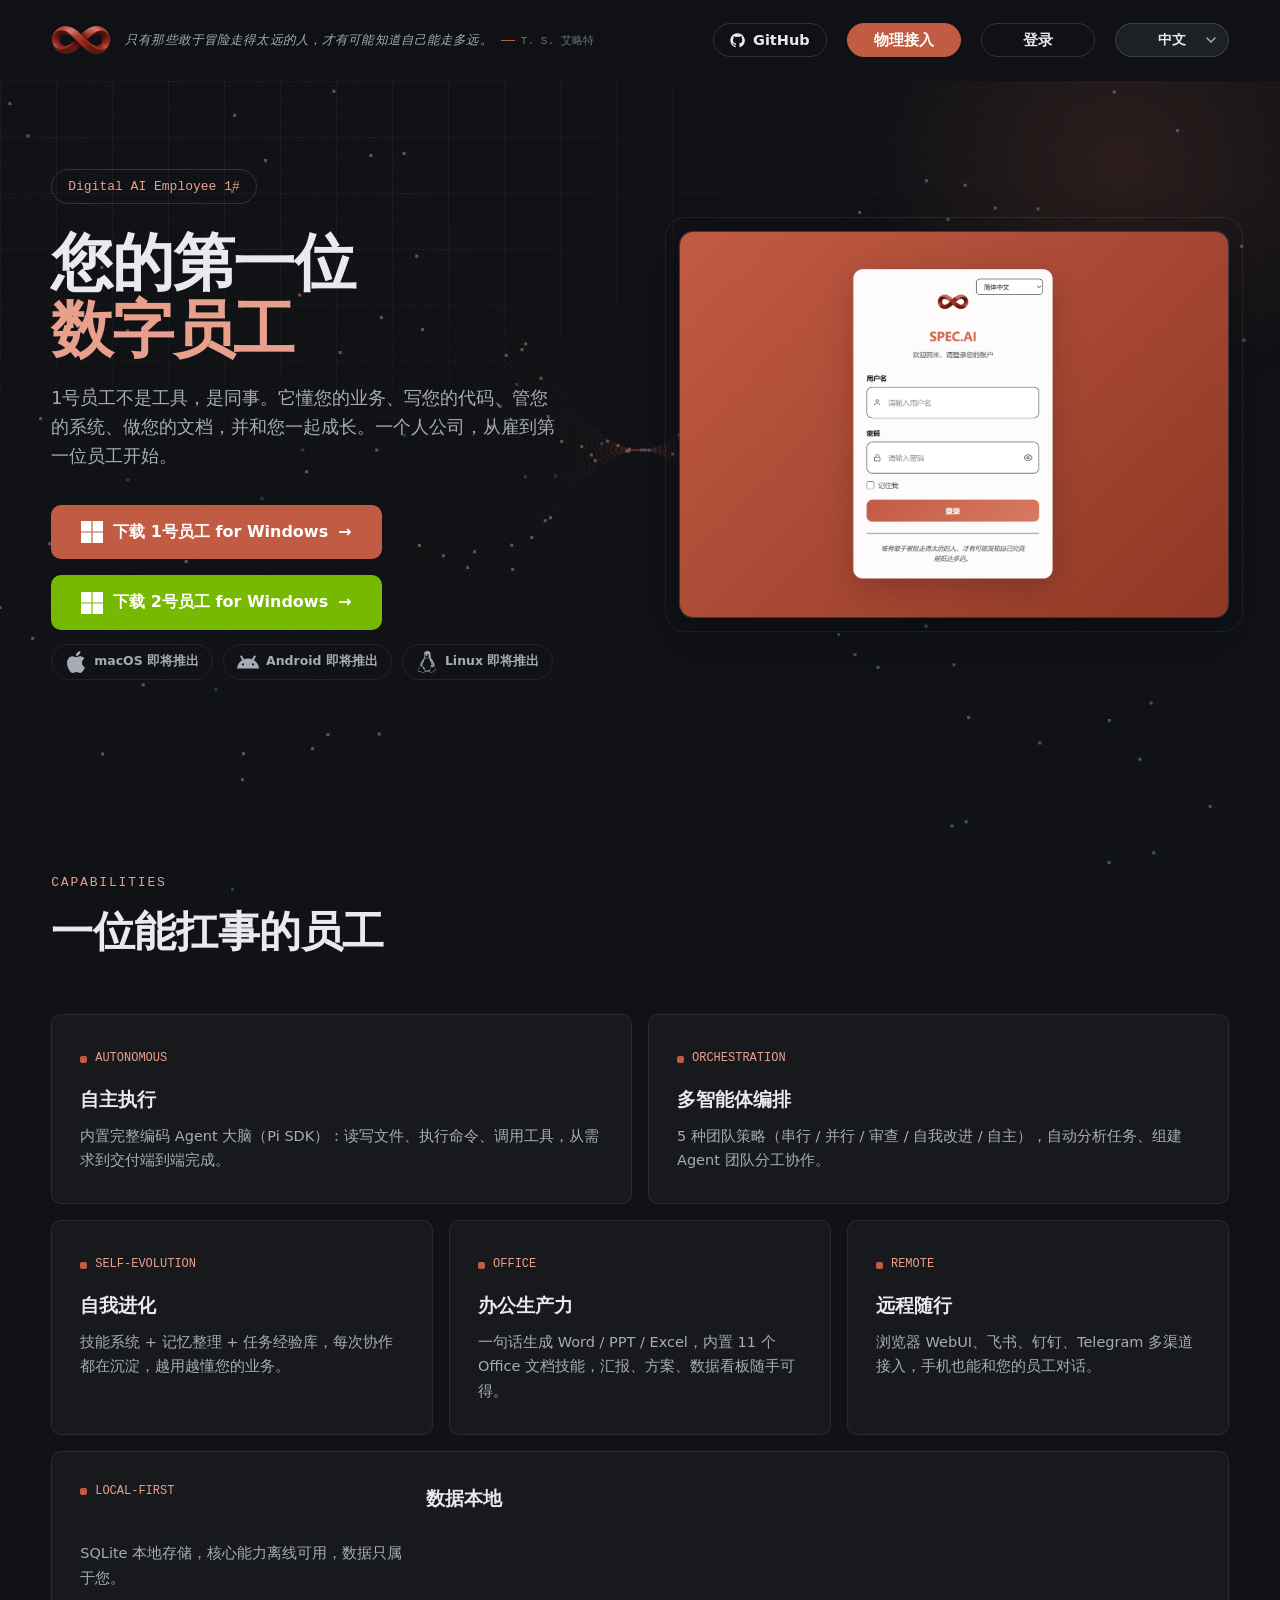
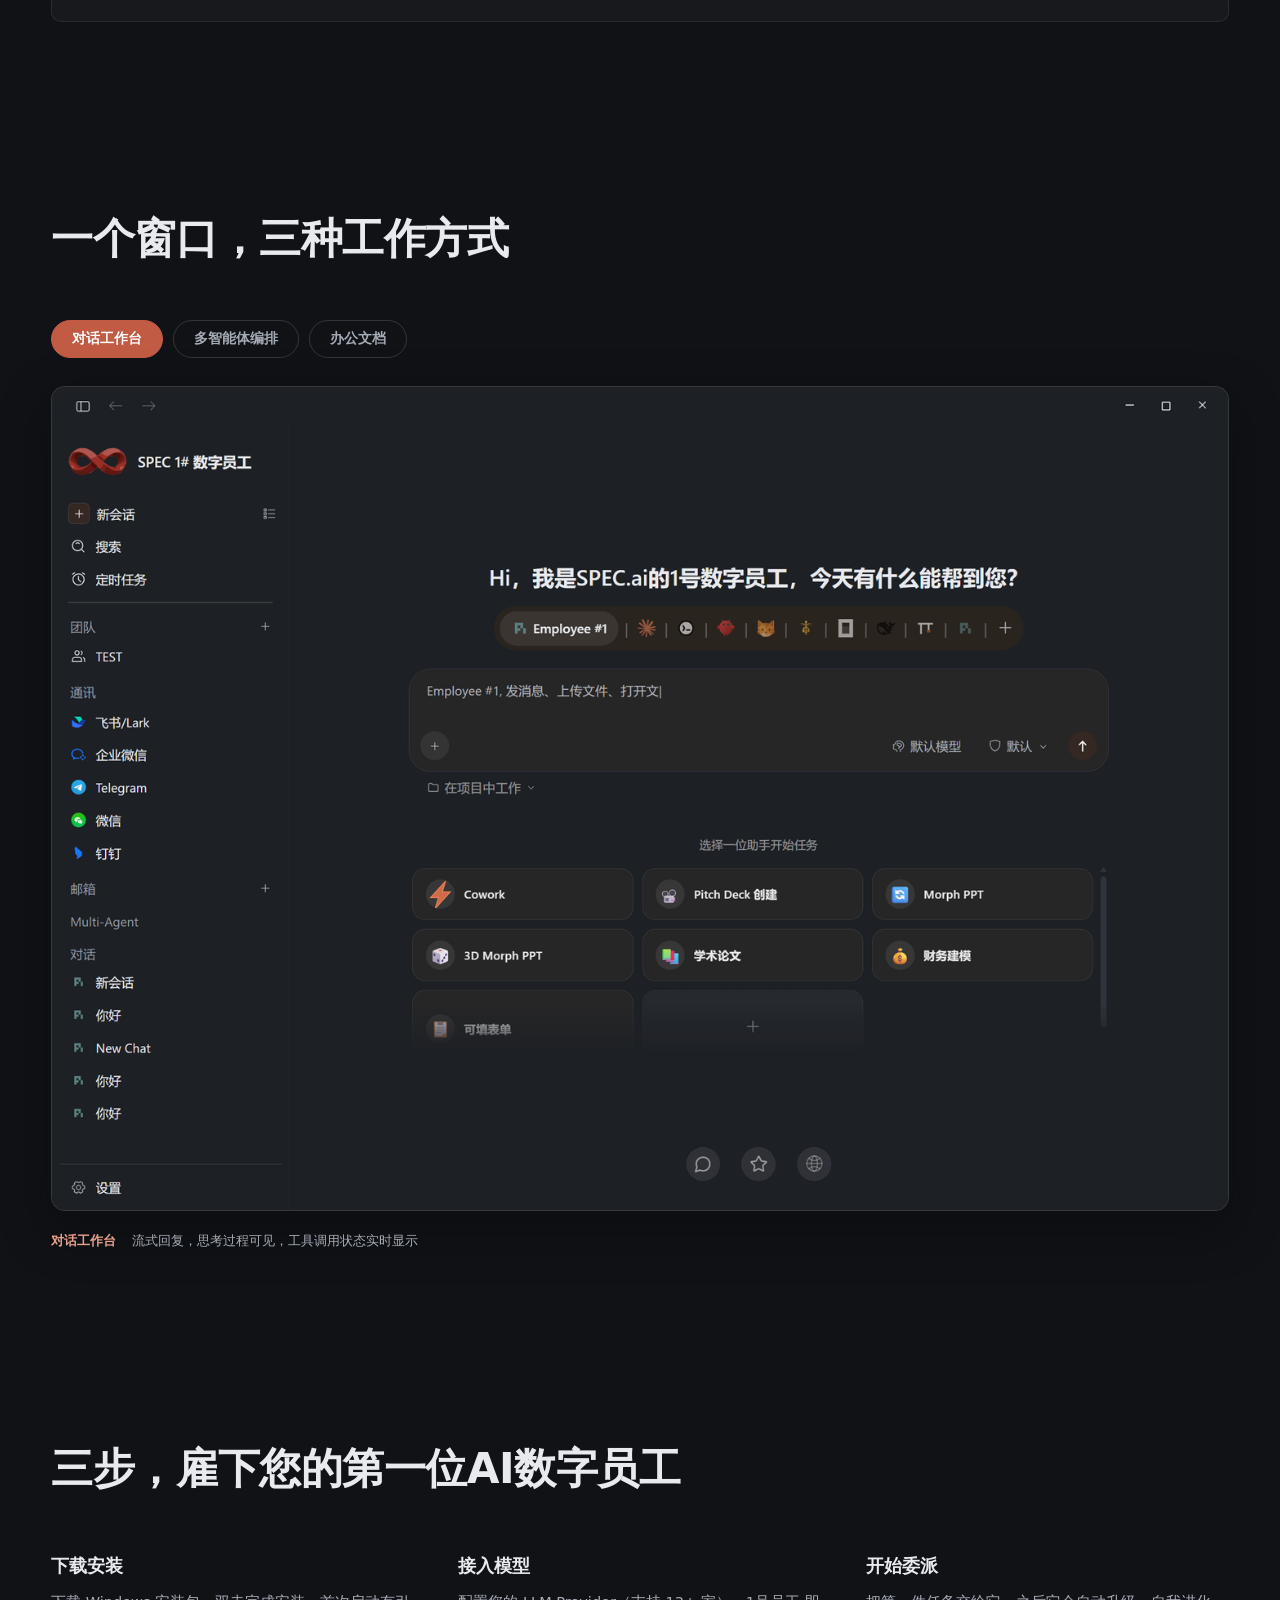
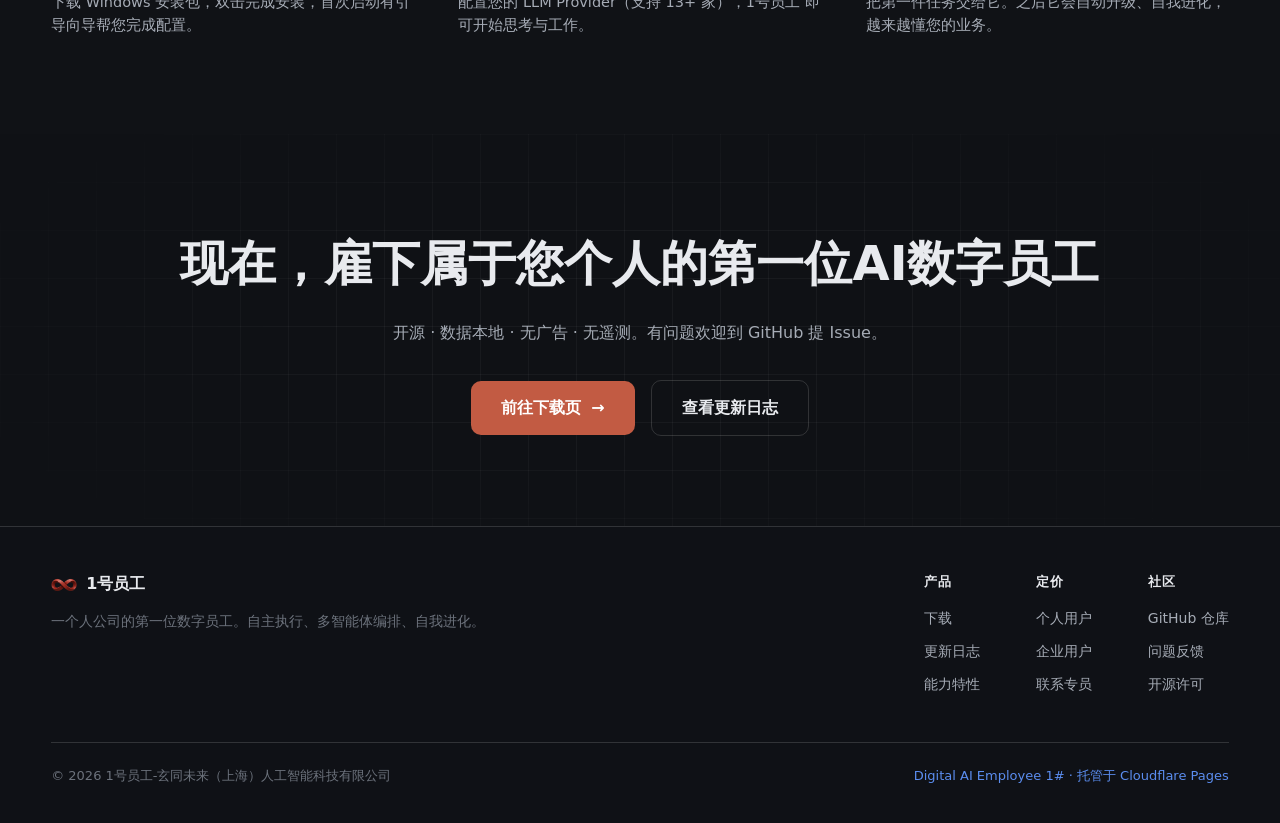
<file: index.html>
<!DOCTYPE html>
<html lang="zh-CN">
<head>
  <meta charset="UTF-8">
  <meta name="viewport" content="width=device-width, initial-scale=1.0">
  <title>1号员工，您的第一位数字员工 | Digital AI Employee 1#</title>
  <meta name="description" content="1号员工（Digital AI Employee 1#），一个人公司的第一位数字员工：自主执行、多智能体编排、自我进化、办公文档生成。Windows 正式版下载。">
  <meta property="og:title" content="1号员工，您的第一位数字员工">
  <meta property="og:description" content="不是工具，是同事。自主执行、多智能体编排、自我进化。Windows 正式版下载。">
  <meta property="og:type" content="website">
  <meta property="og:image" content="assets/img/app-hero.png">
  <meta property="og:image:width" content="1440">
  <meta property="og:image:height" content="1013">
  <link rel="icon" type="image/png" href="assets/img/favicon-32.png">
  <link rel="apple-touch-icon" href="assets/img/apple-touch-icon.png">
  <link rel="stylesheet" href="assets/css/style.css?v=6">
  <!-- SoftwareApplication 结构化数据（版本/下载链接随 releases.json 更新时同步修改） -->
  <script type="application/ld+json">
  {
    "@context": "https://schema.org",
    "@type": "SoftwareApplication",
    "name": "1号员工",
    "alternateName": "Digital AI Employee 1#",
    "applicationCategory": "BusinessApplication",
    "operatingSystem": "Windows 10/11",
    "softwareVersion": "1.2.1",
    "description": "一个人公司的第一位数字员工：自主执行、多智能体编排、自我进化、办公文档生成。",
    "url": "https://spec-ai.cn",
    "downloadUrl": "https://specai-agent-no1-installer.oss-cn-shanghai.aliyuncs.com/specai-1.2.1-win-x64.exe",
    "offers": { "@type": "Offer", "price": "0", "priceCurrency": "CNY" }
  }
  </script>
</head>
<body>

  
  <canvas id="bg-canvas" class="bg-canvas" aria-hidden="true"></canvas>
<!-- 导航 -->
  <header class="site-nav" id="site-nav">
    <div class="container">
      <a class="brand" href="index.html">
        <img src="assets/img/logo-nav.png" alt="1号员工 logo">
        <span class="brand-quote" data-i18n="brand-quote">Only those who will risk going too far can possibly find out how far one can go.<span class="quote-src" data-i18n="brand-quote-src">T. S. Eliot</span></span>
      </a>
      <nav class="nav-links" aria-label="主导航">
        <a class="nav-gh" href="https://github.com/lswdneil/Digital-AI-Employee" target="_blank" rel="noopener">
          <svg width="15" height="15" viewBox="0 0 24 24" fill="currentColor" aria-hidden="true"><path d="M12 .5C5.6.5.5 5.6.5 12c0 5.1 3.3 9.4 7.9 10.9.6.1.8-.2.8-.6v-2c-3.2.7-3.9-1.5-3.9-1.5-.5-1.3-1.3-1.7-1.3-1.7-1-.7.1-.7.1-.7 1.2.1 1.8 1.2 1.8 1.2 1 1.8 2.7 1.3 3.4 1 .1-.8.4-1.3.7-1.6-2.6-.3-5.3-1.3-5.3-5.7 0-1.3.4-2.3 1.2-3.1-.1-.3-.5-1.5.1-3.1 0 0 1-.3 3.2 1.2a11 11 0 0 1 5.8 0C17.3 4.7 18.3 5 18.3 5c.6 1.6.2 2.8.1 3.1.7.8 1.2 1.8 1.2 3.1 0 4.5-2.7 5.4-5.3 5.7.4.4.8 1.1.8 2.2v3.2c0 .3.2.7.8.6 4.6-1.5 7.9-5.8 7.9-10.9C23.5 5.6 18.4.5 12 .5Z"/></svg>
          <span data-i18n="nav-github">GitHub</span>
        </a>
        <a class="nav-gh nav-gh-brand" href="hardware.html" data-i18n="nav-hardware">物理接入</a>
        
      
        <a class="nav-gh nav-auth" href="login.html" data-i18n="nav-login">登录</a>
        <select class="lang-select" aria-label="Language" title="Language">
          <option value="zh">中文</option>
          <option value="en">English</option>
          <option value="ja">日本語</option>
          <option value="ko">한국어</option>
        </select>
      </nav>
    </div>
  </header>

  <main>
    <!-- Hero：左文案 / 右真实截图（非对称 Split） -->
    <section class="hero">
      <div class="container hero-inner">
        <div>
          <div class="hero-eyebrow fade-item">
            Digital AI Employee 1#
          </div>
          <h1 class="fade-item d1"><span data-i18n="hero-h1-1">您的第一位</span><br><span class="accent" data-i18n="hero-h1-2">数字员工</span></h1>
          <p class="hero-sub fade-item d2" data-i18n="hero-sub">1号员工不是工具，是同事。它懂您的业务、写您的代码、管您的系统、做您的文档，并和您一起成长。一个人公司，从雇到第一位员工开始。</p>
          <div id="hero-cta" class="hero-cta fade-item d3"></div>
        </div>
        <div class="hero-shot fade-item d4">
          <img src="assets/img/app-hero.png" alt="1号员工 对话工作台界面截图" width="1440" height="1013" data-i18n-alt="hero-shot-alt">
        </div>
      </div>
    </section>

    <!-- 能力特性（Bento 布局，由 releases.json + i18n 渲染） -->
    <section class="section" id="capabilities">
      <div class="container">
        <div class="section-head reveal">
          <div class="kicker">Capabilities</div>
          <h2 data-i18n="caps-title">一位能扛事的员工</h2>
        </div>
        <div id="caps-grid" class="caps"></div>
      </div>
    </section>

    <!-- 场景（真实截图 Tab） -->
    <section class="section section-alt section-scene">
      <div class="container">
        <div class="section-head reveal">
          <h2 data-i18n="scene-title">一个窗口，三种工作方式</h2>
        </div>

        <div class="tabs reveal" role="tablist" aria-label="工作场景">
          <button class="tab-btn active" data-tab="scene-work" role="tab" data-i18n="tab-work">对话工作台</button>
          <button class="tab-btn" data-tab="scene-team" role="tab" data-i18n="tab-team">多智能体编排</button>
          <button class="tab-btn" data-tab="scene-office" role="tab" data-i18n="tab-office">办公文档</button>
        </div>

        <div class="scene active" id="scene-work">
          <div class="scene-shot">
            <img src="assets/img/scene-work.png" alt="对话工作台界面截图" width="1440" height="1008">
          </div>
          <p class="scene-caption"><b data-i18n="tab-work">对话工作台</b><span data-i18n="cap-work">，流式回复，思考过程可见，工具调用状态实时显示</span></p>
        </div>

        <div class="scene" id="scene-team">
          <div class="scene-shot">
            <img src="assets/img/scene-team.png" alt="多智能体编排界面截图" width="1440" height="1008">
          </div>
          <p class="scene-caption"><b data-i18n="tab-team">多智能体编排</b><span data-i18n="cap-team">，5 种团队策略，自动组队分工，审批流人机协作</span></p>
        </div>

        <div class="scene" id="scene-office">
          <div class="scene-shot">
            <img src="assets/img/scene-light.png" alt="办公文档生成界面截图" width="1440" height="1057">
          </div>
          <p class="scene-caption"><b data-i18n="tab-office">办公文档</b><span data-i18n="cap-office">，一句话生成 Word / PPT / Excel，内置 11 个 Office 技能</span></p>
        </div>
      </div>
    </section>

    <!-- 三步上手 -->
    <section class="section">
      <div class="container">
        <div class="section-head reveal">
          <h2 data-i18n="steps-title">三步，雇下您的第一位AI数字员工</h2>
        </div>
        <div class="steps">
          <div class="step reveal">
            <h3><span data-i18n="step-1-t">下载安装</span></h3>
            <p data-i18n="step-1-d">下载 Windows 安装包，双击完成安装，首次启动有引导向导帮您完成配置。</p>
          </div>
          <div class="step reveal">
            <h3><span data-i18n="step-2-t">接入模型</span></h3>
            <p data-i18n="step-2-d">配置您的 LLM Provider（支持 13+ 家），1号员工 即可开始思考与工作。</p>
          </div>
          <div class="step reveal">
            <h3><span data-i18n="step-3-t">开始委派</span></h3>
            <p data-i18n="step-3-d">把第一件任务交给它。之后它会自动升级、自我进化，越来越懂您的业务。</p>
          </div>
        </div>
      </div>
    </section>

    <!-- 最终 CTA -->
    <section class="cta-band">
      <div class="container">
        <h2 class="reveal" data-i18n="cta-title">现在，雇下属于您个人的第一位AI数字员工</h2>
        <p class="reveal" data-i18n="cta-desc">开源 · 数据本地 · 无广告 · 无遥测。有问题欢迎到 GitHub 提 Issue。</p>
        <div class="hero-cta reveal">
          <a href="download.html" class="btn btn-primary" data-i18n="cta-download">前往下载页 <span class="arrow">→</span></a>
          <a href="changelog.html" class="btn btn-ghost-dark" data-i18n="cta-changelog">查看更新日志</a>
        </div>
      </div>
    </section>
  </main>

  <!-- 页脚 -->
  <footer class="site-footer">
    <div class="container">
            <div class="footer-grid">
        <div class="footer-intro">
          <div class="footer-brand">
            <img src="assets/img/logo-nav.png" alt="1号员工 logo">
            <span>1号员工</span>
          </div>
          <p class="footer-desc" data-i18n="footer-desc">一个人公司的第一位数字员工。自主执行、多智能体编排、自我进化。</p>
        </div>
        <div class="footer-cols">
          <div class="footer-col">
            <h4 data-i18n="footer-prod">产品</h4>
            <a href="download.html" data-i18n="footer-dl">下载</a>
            <a href="changelog.html" data-i18n="footer-log">更新日志</a>
            <a href="index.html#capabilities" data-i18n="footer-caps">能力特性</a>
          </div>
          <div class="footer-col">
            <h4 data-i18n="footer-pricing">定价</h4>
            <a href="pricing.html" data-i18n="footer-price-personal">个人用户</a>
            <a href="enterprise.html" data-i18n="footer-price-enterprise">企业用户</a>
            <a href="mailto:wd_alpha@163.com" data-i18n="footer-contact-sales">联系专员</a>
          </div>
          <div class="footer-col">
            <h4 data-i18n="footer-community">社区</h4>
            <a href="https://github.com/lswdneil/Digital-AI-Employee" target="_blank" rel="noopener" data-i18n="footer-gh">GitHub 仓库</a>
            <a href="https://github.com/lswdneil/Digital-AI-Employee/issues" target="_blank" rel="noopener" data-i18n="footer-issues">问题反馈</a>
            <a href="https://github.com/lswdneil/SPEC.AI.Website/blob/main/LICENSE" target="_blank" rel="noopener" data-i18n="footer-license">开源许可</a>
          </div>
        </div>
      </div>
<div class="footer-bottom">
        <span><span data-i18n="footer-copy">© 2026 1号员工-玄同未来（上海）人工智能科技有限公司</span></span>
        <span class="info-blue" data-i18n="footer-host">Digital AI Employee 1# · 托管于 Cloudflare Pages</span>
      </div>
    </div>
  </footer>

  <script src="assets/i18n/zh.js?v=9"></script>
  <script src="assets/js/main.js?v=8"></script>
  <script src="assets/js/background.js?v=6"></script>
</body>
</html>
</file>
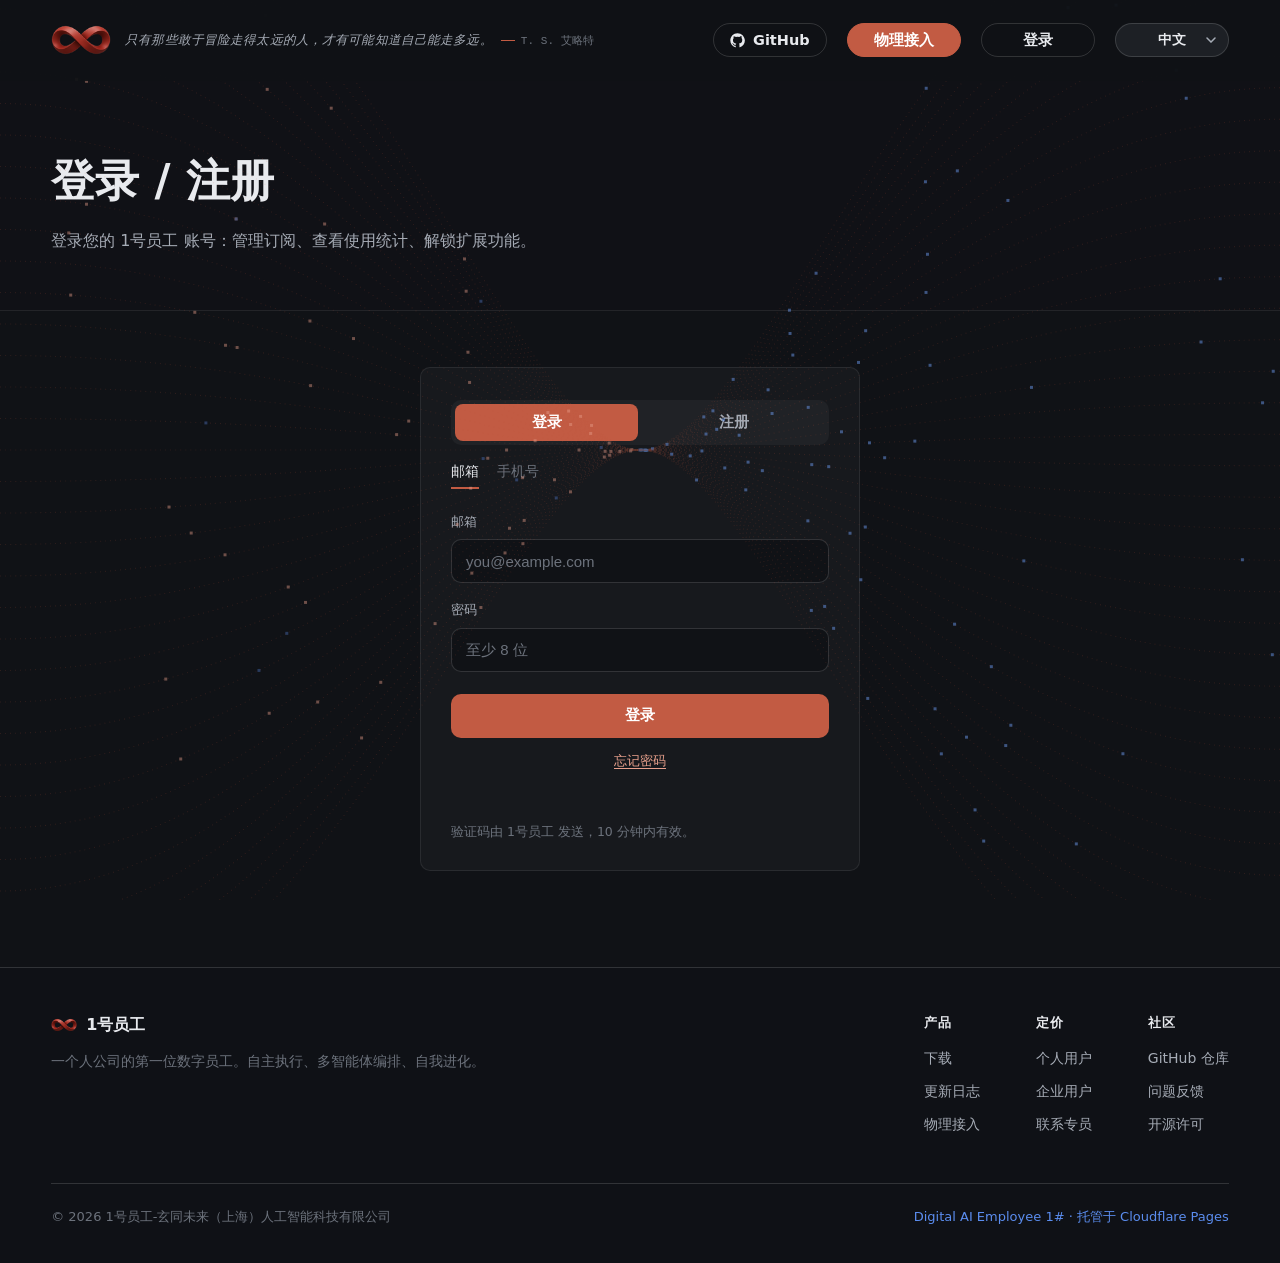
<file: account.html>
<!DOCTYPE html>
<html lang="zh-CN">
<head>
  <meta charset="UTF-8">
  <meta name="viewport" content="width=device-width, initial-scale=1.0">
  <title>账户 | 1号员工</title>
  <meta name="description" content="1号员工 账户中心：查看账号信息、使用统计与登录记录，管理订阅。">
  <meta name="robots" content="noindex, nofollow">
  <link rel="icon" type="image/png" href="assets/img/favicon-32.png">
  <link rel="apple-touch-icon" href="assets/img/apple-touch-icon.png">
  <link rel="stylesheet" href="assets/css/style.css?v=6">
</head>
<body>

  <canvas id="bg-canvas" class="bg-canvas" aria-hidden="true"></canvas>
  <header class="site-nav" id="site-nav">
    <div class="container">
      <a class="brand" href="index.html">
        <img src="assets/img/logo-nav.png" alt="1号员工 logo">
        <span class="brand-quote" data-i18n="brand-quote">Only those who will risk going too far can possibly find out how far one can go.<span class="quote-src" data-i18n="brand-quote-src">T. S. Eliot</span></span>
      </a>
      <nav class="nav-links" aria-label="主导航">
        <a class="nav-gh" href="https://github.com/lswdneil/Digital-AI-Employee" target="_blank" rel="noopener">
          <svg width="15" height="15" viewBox="0 0 24 24" fill="currentColor" aria-hidden="true"><path d="M12 .5C5.6.5.5 5.6.5 12c0 5.1 3.3 9.4 7.9 10.9.6.1.8-.2.8-.6v-2c-3.2.7-3.9-1.5-3.9-1.5-.5-1.3-1.3-1.7-1.3-1.7-1-.7.1-.7.1-.7 1.2.1 1.8 1.2 1.8 1.2 1 1.8 2.7 1.3 3.4 1 .1-.8.4-1.3.7-1.6-2.6-.3-5.3-1.3-5.3-5.7 0-1.3.4-2.3 1.2-3.1-.1-.3-.5-1.5.1-3.1 0 0 1-.3 3.2 1.2a11 11 0 0 1 5.8 0C17.3 4.7 18.3 5 18.3 5c.6 1.6.2 2.8.1 3.1.7.8 1.2 1.8 1.2 3.1 0 4.5-2.7 5.4-5.3 5.7.4.4.8 1.1.8 2.2v3.2c0 .3.2.7.8.6 4.6-1.5 7.9-5.8 7.9-10.9C23.5 5.6 18.4.5 12 .5Z"/></svg>
          <span data-i18n="nav-github">GitHub</span>
        </a>
        <a class="nav-gh nav-gh-brand" href="hardware.html" data-i18n="nav-hardware">物理接入</a>
        <a class="nav-gh nav-auth" href="login.html" data-i18n="nav-login">登录</a>
        <select class="lang-select" aria-label="Language" title="Language">
          <option value="zh">中文</option>
          <option value="en">English</option>
          <option value="ja">日本語</option>
          <option value="ko">한국어</option>
        </select>
      </nav>
    </div>
  </header>

  <main>
    <section class="page-hero">
      <div class="container">
        <h1 data-i18n="acc-title">账户中心</h1>
        <p data-i18n="acc-sub">查看账号信息、使用统计与登录记录。</p>
      </div>
    </section>

    <section class="section section-tight">
      <div class="container">
        <div class="auth-card" style="max-width: 620px;">
          <div id="acc-loading" data-i18n="acc-loading">加载中…</div>

          <div id="acc-body" hidden>
            <!-- 资料 -->
            <div class="acc-block">
              <h2 class="acc-block-title" data-i18n="acc-profile">账号资料</h2>
              <dl class="acc-rows">
                <div class="acc-row"><dt data-i18n="acc-email">邮箱</dt><dd id="acc-email">-</dd></div>
                <div class="acc-row"><dt data-i18n="acc-phone">手机号</dt><dd class="acc-phone-cell"><span id="acc-phone">-</span><button type="button" id="acc-bind-phone" class="btn btn-ghost-dark btn-sm" data-i18n="acc-bind-phone">添加手机号</button></dd></div>
                <div id="acc-bind-form" class="acc-bind-form acc-sec" hidden>
                  <div class="auth-field">
                    <label for="bind-phone" data-i18n="acc-bind-phone-ph">手机号</label>
                    <input id="bind-phone" type="tel" inputmode="numeric" maxlength="11" autocomplete="tel" placeholder="1xxxxxxxxxx">
                  </div>
                  <div class="auth-field">
                    <div class="auth-code-row">
                      <input id="bind-code" type="text" inputmode="numeric" maxlength="6" autocomplete="one-time-code" placeholder="6 位验证码">
                      <button type="button" id="bind-send" class="btn btn-ghost-dark" data-i18n="auth-send-code">获取验证码</button>
                    </div>
                  </div>
                  <div class="acc-sec-actions">
                    <button type="button" id="bind-confirm" class="btn btn-primary" data-i18n="acc-bind-confirm">确认绑定</button>
                    <button type="button" id="bind-cancel" class="btn btn-ghost-dark" data-i18n="acc-bind-cancel">取消</button>
                  </div>
                  <p class="auth-msg" id="bind-msg"></p>
                </div>
                <div class="acc-row"><dt data-i18n="acc-plan">订阅计划</dt><dd><span id="acc-plan" class="status-badge">-</span></dd></div>
                <div class="acc-row"><dt data-i18n="acc-member-since">注册时间</dt><dd id="acc-since">-</dd></div>
              </dl>
            </div>

            <!-- 订阅 -->
            <div class="acc-block">
              <h2 class="acc-block-title" data-i18n="sub-title">我的订阅</h2>
              <dl class="acc-rows">
                <div class="acc-row"><dt data-i18n="acc-plan">订阅计划</dt><dd><span id="acc-sub-plan" class="status-badge">-</span></dd></div>
                <div class="acc-row"><dt data-i18n="sub-expires">到期时间</dt><dd id="acc-sub-expires">-</dd></div>
              </dl>
              <div class="acc-actions">
                <a href="pricing.html" class="btn btn-ghost-dark" data-i18n="sub-upgrade">查看方案</a>
              </div>
            </div>

            <!-- 安全 -->
            <div class="acc-block">
              <h2 class="acc-block-title" data-i18n="sec-title">安全</h2>

              <div id="sec-change" class="acc-sec">
                <p class="auth-field">
                  <label for="sec-old" data-i18n="sec-old-password">当前密码</label>
                  <input id="sec-old" type="password" autocomplete="current-password">
                </p>
                <p class="auth-field">
                  <label for="sec-new" data-i18n="sec-new-password">新密码</label>
                  <input id="sec-new" type="password" autocomplete="new-password">
                </p>
                <button type="button" id="sec-change-btn" class="btn btn-ghost-dark" data-i18n="sec-submit-change">修改密码</button>
                <p class="auth-msg" id="sec-change-msg"></p>
              </div>
              <p class="auth-hint" id="sec-no-password" hidden data-i18n="sec-no-password">手机账号无密码，可通过验证码登录</p>

              <div class="acc-actions acc-sec-actions">
                <button type="button" id="sec-revoke" class="btn btn-ghost-dark" data-i18n="sec-revoke">退出所有设备</button>
                <button type="button" id="sec-deactivate" class="btn btn-danger" data-i18n="sec-deactivate">注销账号</button>
              </div>
              <p class="auth-hint" data-i18n="sec-deactivate-hint">注销后账号将无法恢复，请谨慎操作</p>

              <div id="sec-deact-form" hidden>
                <p class="auth-field" id="sec-deact-pw-wrap">
                  <label for="sec-deact-pw" data-i18n="sec-old-password">当前密码</label>
                  <input id="sec-deact-pw" type="password" autocomplete="current-password">
                </p>
                <p class="auth-field" id="sec-deact-code-wrap" hidden>
                  <label for="sec-deact-code" data-i18n="sec-phone-code">验证码</label>
                  <div class="auth-code-row">
                    <input id="sec-deact-code" type="text" inputmode="numeric" maxlength="6" autocomplete="one-time-code">
                    <button type="button" id="sec-deact-send" class="btn btn-ghost-dark" data-i18n="sec-send-code">获取验证码</button>
                  </div>
                </p>
                <button type="button" id="sec-deact-confirm" class="btn btn-danger" data-i18n="sec-deactivate-confirm">确认注销</button>
                <p class="auth-msg" id="sec-deact-msg"></p>
              </div>
            </div>

            <!-- 绑定设备 -->
            <div class="acc-block">
              <h2 class="acc-block-title" data-i18n="lic-devices-title">绑定设备</h2>
              <div id="acc-devices" class="acc-history"></div>
              <p class="auth-hint" id="acc-devices-limit"></p>
            </div>

            <!-- 统计 -->
            <div class="acc-block">
              <h2 class="acc-block-title" data-i18n="acc-stats-title">使用统计</h2>
              <div class="acc-stats">
                <div class="acc-stat"><b id="acc-logins">-</b><span data-i18n="acc-stats-logins">登录次数</span></div>
                <div class="acc-stat"><b id="acc-devices">-</b><span data-i18n="acc-stats-devices">设备数</span></div>
                <div class="acc-stat"><b id="acc-last">-</b><span data-i18n="acc-stats-last">最近登录</span></div>
              </div>
            </div>

            <!-- 登录记录 -->
            <div class="acc-block">
              <h2 class="acc-block-title" data-i18n="acc-history-title">登录记录</h2>
              <div id="acc-history" class="acc-history"></div>
            </div>

            <div class="acc-actions">
              <button type="button" id="acc-logout" class="btn btn-ghost-dark" data-i18n="acc-logout">退出登录</button>
            </div>
          </div>
        </div>
      </div>
    </section>
  </main>

  <footer class="site-footer">
    <div class="container">
      <div class="footer-grid">
        <div class="footer-intro">
          <div class="footer-brand">
            <img src="assets/img/logo-nav.png" alt="1号员工 logo">
            <span>1号员工</span>
          </div>
          <p class="footer-desc" data-i18n="footer-desc">一个人公司的第一位数字员工。自主执行、多智能体编排、自我进化。</p>
        </div>
        <div class="footer-cols">
          <div class="footer-col">
            <h4 data-i18n="footer-prod">产品</h4>
            <a href="download.html" data-i18n="footer-dl">下载</a>
            <a href="changelog.html" data-i18n="footer-log">更新日志</a>
            <a href="hardware.html" data-i18n="nav-hardware">物理接入</a>
          </div>
          <div class="footer-col">
            <h4 data-i18n="footer-pricing">定价</h4>
            <a href="pricing.html" data-i18n="footer-price-personal">个人用户</a>
            <a href="enterprise.html" data-i18n="footer-price-enterprise">企业用户</a>
            <a href="mailto:wd_alpha@163.com" data-i18n="footer-contact-sales">联系专员</a>
          </div>
          <div class="footer-col">
            <h4 data-i18n="footer-community">社区</h4>
            <a href="https://github.com/lswdneil/Digital-AI-Employee" target="_blank" rel="noopener" data-i18n="footer-gh">GitHub 仓库</a>
            <a href="https://github.com/lswdneil/Digital-AI-Employee/issues" target="_blank" rel="noopener" data-i18n="footer-issues">问题反馈</a>
            <a href="https://github.com/lswdneil/SPEC.AI.Website/blob/main/LICENSE" target="_blank" rel="noopener" data-i18n="footer-license">开源许可</a>
          </div>
        </div>
      </div>
      <div class="footer-bottom">
        <span><span data-i18n="footer-copy">© 2026 1号员工-玄同未来（上海）人工智能科技有限公司</span></span>
        <span class="info-blue" data-i18n="footer-host">Digital AI Employee 1# · 托管于 Cloudflare Pages</span>
      </div>
    </div>
  </footer>

  <script src="assets/i18n/zh.js?v=9"></script>
  <script src="assets/js/main.js?v=8"></script>
  <script src="assets/js/background.js?v=6"></script>
  <script src="assets/js/account.js?v=2"></script>
</body>
</html>
</file>
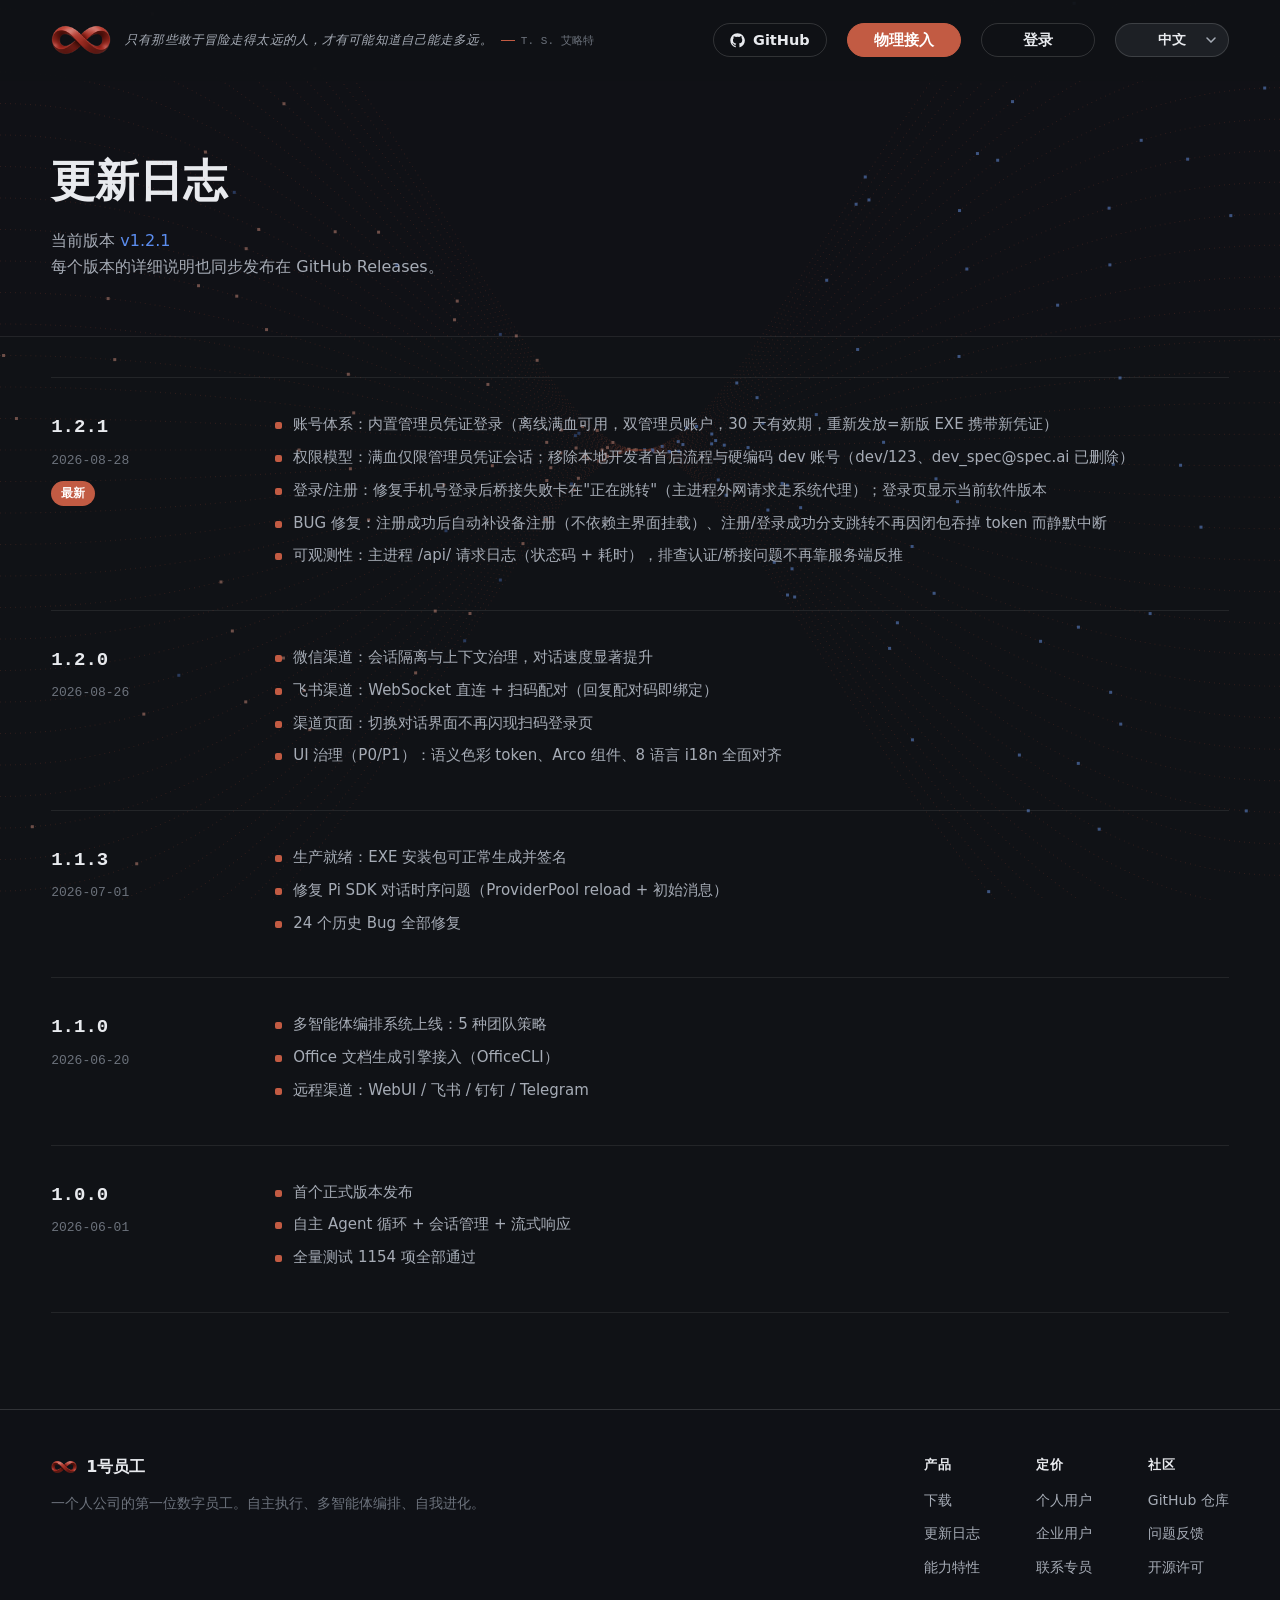
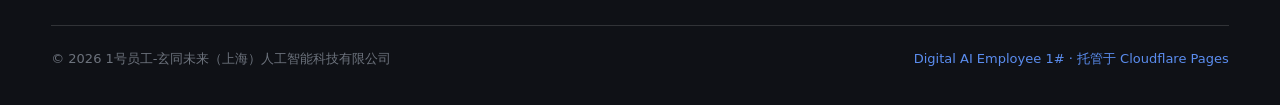
<file: changelog.html>
<!DOCTYPE html>
<html lang="zh-CN">
<head>
  <meta charset="UTF-8">
  <meta name="viewport" content="width=device-width, initial-scale=1.0">
  <title>更新日志 | 1号员工</title>
  <meta name="description" content="1号员工（Digital AI Employee 1#）各版本更新日志与发布说明。">
  <link rel="icon" type="image/png" href="assets/img/favicon-32.png">
  <link rel="apple-touch-icon" href="assets/img/apple-touch-icon.png">
  <link rel="stylesheet" href="assets/css/style.css?v=6">
</head>
<body>

  
  <canvas id="bg-canvas" class="bg-canvas" aria-hidden="true"></canvas>
<header class="site-nav" id="site-nav">
    <div class="container">
            <a class="brand" href="index.html">
        <img src="assets/img/logo-nav.png" alt="1号员工 logo">
        <span class="brand-quote" data-i18n="brand-quote">Only those who will risk going too far can possibly find out how far one can go.<span class="quote-src" data-i18n="brand-quote-src">T. S. Eliot</span></span>
      </a>
      <nav class="nav-links" aria-label="主导航">
        <a class="nav-gh" href="https://github.com/lswdneil/Digital-AI-Employee" target="_blank" rel="noopener">
          <svg width="15" height="15" viewBox="0 0 24 24" fill="currentColor" aria-hidden="true"><path d="M12 .5C5.6.5.5 5.6.5 12c0 5.1 3.3 9.4 7.9 10.9.6.1.8-.2.8-.6v-2c-3.2.7-3.9-1.5-3.9-1.5-.5-1.3-1.3-1.7-1.3-1.7-1-.7.1-.7.1-.7 1.2.1 1.8 1.2 1.8 1.2 1 1.8 2.7 1.3 3.4 1 .1-.8.4-1.3.7-1.6-2.6-.3-5.3-1.3-5.3-5.7 0-1.3.4-2.3 1.2-3.1-.1-.3-.5-1.5.1-3.1 0 0 1-.3 3.2 1.2a11 11 0 0 1 5.8 0C17.3 4.7 18.3 5 18.3 5c.6 1.6.2 2.8.1 3.1.7.8 1.2 1.8 1.2 3.1 0 4.5-2.7 5.4-5.3 5.7.4.4.8 1.1.8 2.2v3.2c0 .3.2.7.8.6 4.6-1.5 7.9-5.8 7.9-10.9C23.5 5.6 18.4.5 12 .5Z"/></svg>
          <span data-i18n="nav-github">GitHub</span>
        </a>
        <a class="nav-gh nav-gh-brand" href="hardware.html" data-i18n="nav-hardware">物理接入</a>
        
      
        <a class="nav-gh nav-auth" href="login.html" data-i18n="nav-login">登录</a>
        <select class="lang-select" aria-label="Language" title="Language">
          <option value="zh">中文</option>
          <option value="en">English</option>
          <option value="ja">日本語</option>
          <option value="ko">한국어</option>
        </select>
      </nav>
    </div>
  </header>

  <main>
    <section class="page-hero">
      <div class="container">
        <h1 data-i18n="log-title">更新日志</h1>
        <p><span data-i18n="dl-ver-prefix">当前版本</span> <span class="info-blue">v<span data-version>1.2.1</span></span></p>
        <p data-i18n="log-desc">每个版本的详细说明也同步发布在 GitHub Releases。</p>
      </div>
    </section>

    <section class="section section-tight-sm">
      <div class="container">
        <div id="changelog-list"></div>
      </div>
    </section>
  </main>

  <footer class="site-footer">
    <div class="container">
            <div class="footer-grid">
        <div class="footer-intro">
          <div class="footer-brand">
            <img src="assets/img/logo-nav.png" alt="1号员工 logo">
            <span>1号员工</span>
          </div>
          <p class="footer-desc" data-i18n="footer-desc">一个人公司的第一位数字员工。自主执行、多智能体编排、自我进化。</p>
        </div>
        <div class="footer-cols">
          <div class="footer-col">
            <h4 data-i18n="footer-prod">产品</h4>
            <a href="download.html" data-i18n="footer-dl">下载</a>
            <a href="changelog.html" data-i18n="footer-log">更新日志</a>
            <a href="index.html#capabilities" data-i18n="footer-caps">能力特性</a>
          </div>
          <div class="footer-col">
            <h4 data-i18n="footer-pricing">定价</h4>
            <a href="pricing.html" data-i18n="footer-price-personal">个人用户</a>
            <a href="enterprise.html" data-i18n="footer-price-enterprise">企业用户</a>
            <a href="mailto:wd_alpha@163.com" data-i18n="footer-contact-sales">联系专员</a>
          </div>
          <div class="footer-col">
            <h4 data-i18n="footer-community">社区</h4>
            <a href="https://github.com/lswdneil/Digital-AI-Employee" target="_blank" rel="noopener" data-i18n="footer-gh">GitHub 仓库</a>
            <a href="https://github.com/lswdneil/Digital-AI-Employee/issues" target="_blank" rel="noopener" data-i18n="footer-issues">问题反馈</a>
            <a href="https://github.com/lswdneil/SPEC.AI.Website/blob/main/LICENSE" target="_blank" rel="noopener" data-i18n="footer-license">开源许可</a>
          </div>
        </div>
      </div>
<div class="footer-bottom">
        <span data-i18n="footer-copy">© 2026 1号员工-玄同未来（上海）人工智能科技有限公司</span>
        <span class="info-blue" data-i18n="footer-host">Digital AI Employee 1# · 托管于 Cloudflare Pages</span>
      </div>
    </div>
  </footer>

  <script src="assets/i18n/zh.js?v=9"></script>
  <script src="assets/js/main.js?v=8"></script>
  <script src="assets/js/background.js?v=6"></script>
</body>
</html>
</file>
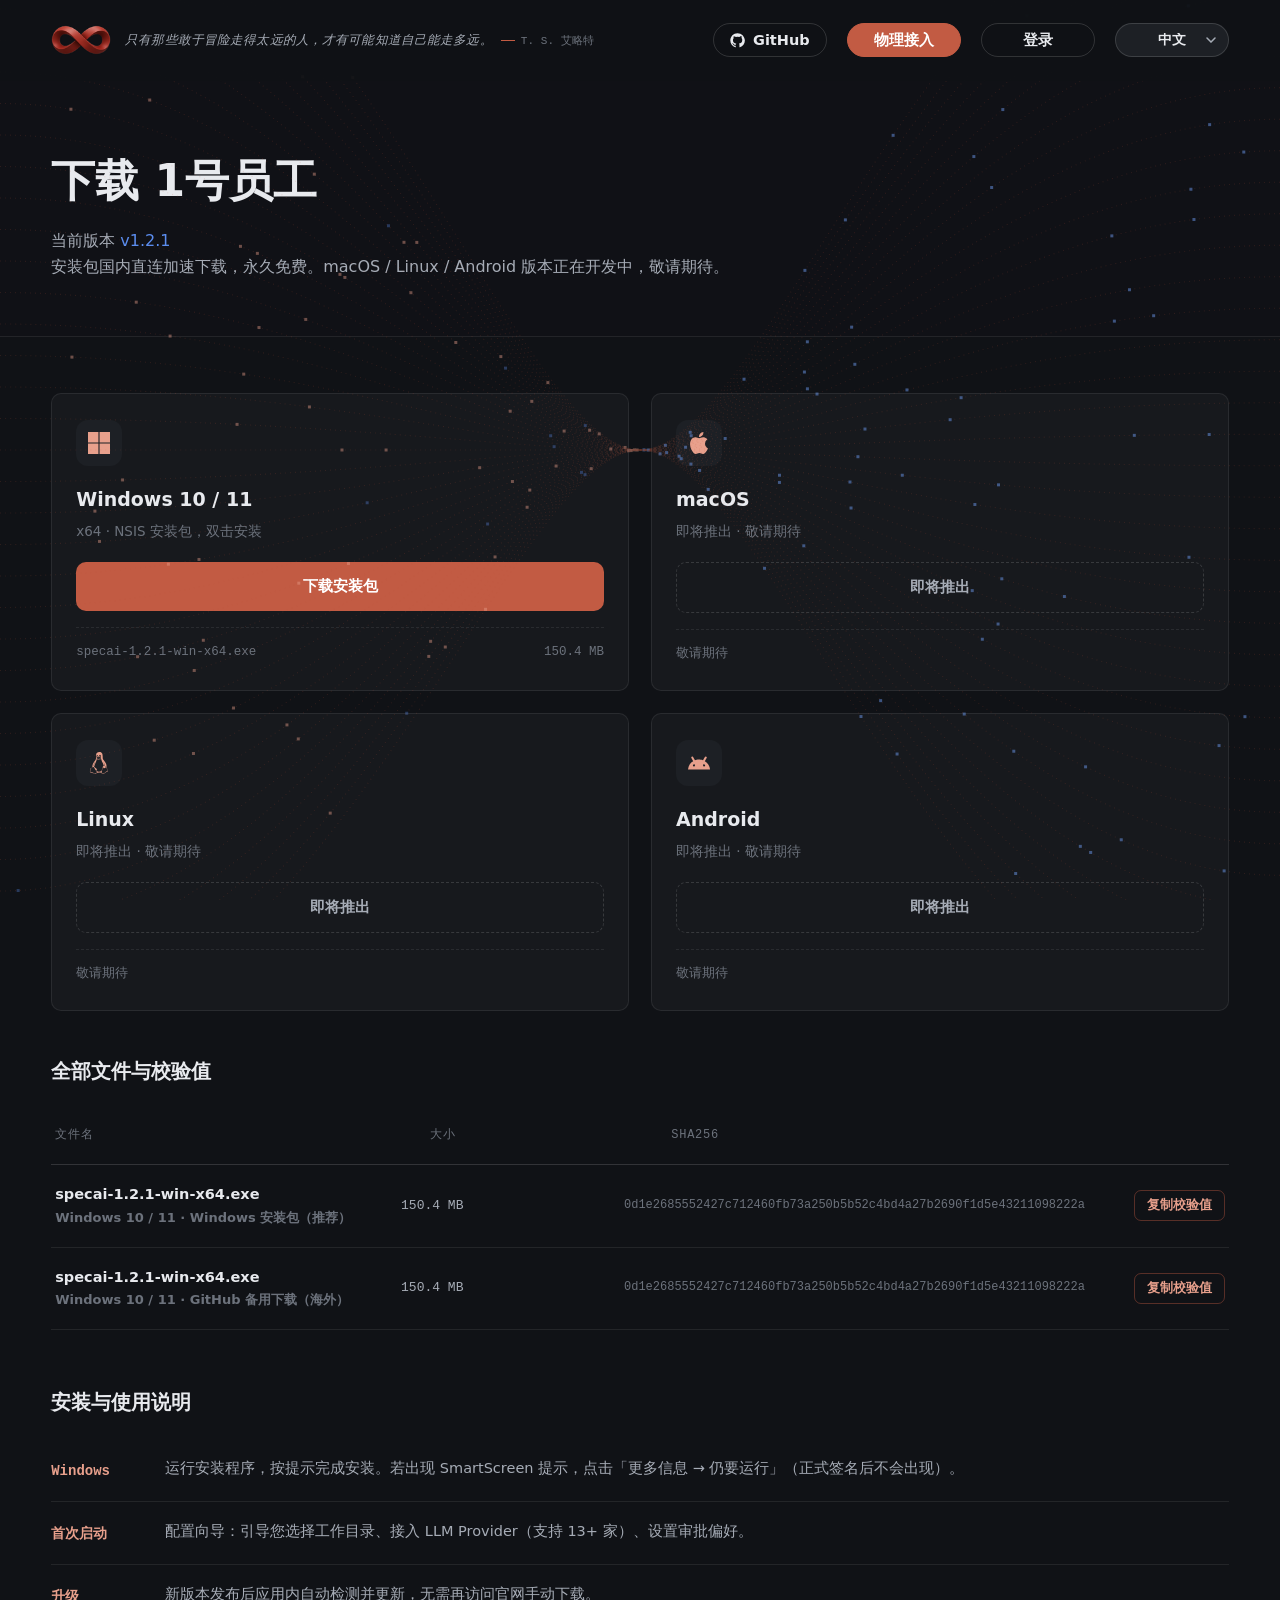
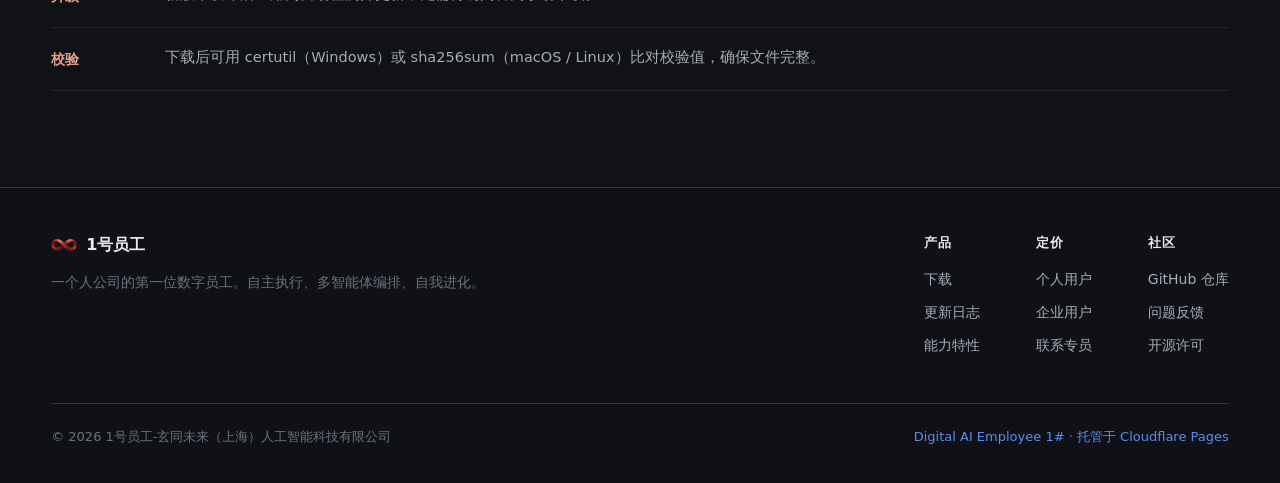
<file: download.html>
<!DOCTYPE html>
<html lang="zh-CN">
<head>
  <meta charset="UTF-8">
  <meta name="viewport" content="width=device-width, initial-scale=1.0">
  <title>下载 1号员工 | Windows / macOS / Linux / Android</title>
  <meta name="description" content="下载 1号员工（Digital AI Employee 1#）：Windows 正式版安装包与 SHA256 校验值。macOS / Linux / Android 即将推出。">
  <link rel="icon" type="image/png" href="assets/img/favicon-32.png">
  <link rel="apple-touch-icon" href="assets/img/apple-touch-icon.png">
  <link rel="stylesheet" href="assets/css/style.css?v=6">
</head>
<body>

  
  <canvas id="bg-canvas" class="bg-canvas" aria-hidden="true"></canvas>
<header class="site-nav" id="site-nav">
    <div class="container">
            <a class="brand" href="index.html">
        <img src="assets/img/logo-nav.png" alt="1号员工 logo">
        <span class="brand-quote" data-i18n="brand-quote">Only those who will risk going too far can possibly find out how far one can go.<span class="quote-src" data-i18n="brand-quote-src">T. S. Eliot</span></span>
      </a>
      <nav class="nav-links" aria-label="主导航">
        <a class="nav-gh" href="https://github.com/lswdneil/Digital-AI-Employee" target="_blank" rel="noopener">
          <svg width="15" height="15" viewBox="0 0 24 24" fill="currentColor" aria-hidden="true"><path d="M12 .5C5.6.5.5 5.6.5 12c0 5.1 3.3 9.4 7.9 10.9.6.1.8-.2.8-.6v-2c-3.2.7-3.9-1.5-3.9-1.5-.5-1.3-1.3-1.7-1.3-1.7-1-.7.1-.7.1-.7 1.2.1 1.8 1.2 1.8 1.2 1 1.8 2.7 1.3 3.4 1 .1-.8.4-1.3.7-1.6-2.6-.3-5.3-1.3-5.3-5.7 0-1.3.4-2.3 1.2-3.1-.1-.3-.5-1.5.1-3.1 0 0 1-.3 3.2 1.2a11 11 0 0 1 5.8 0C17.3 4.7 18.3 5 18.3 5c.6 1.6.2 2.8.1 3.1.7.8 1.2 1.8 1.2 3.1 0 4.5-2.7 5.4-5.3 5.7.4.4.8 1.1.8 2.2v3.2c0 .3.2.7.8.6 4.6-1.5 7.9-5.8 7.9-10.9C23.5 5.6 18.4.5 12 .5Z"/></svg>
          <span data-i18n="nav-github">GitHub</span>
        </a>
        <a class="nav-gh nav-gh-brand" href="hardware.html" data-i18n="nav-hardware">物理接入</a>
        
      
        <a class="nav-gh nav-auth" href="login.html" data-i18n="nav-login">登录</a>
        <select class="lang-select" aria-label="Language" title="Language">
          <option value="zh">中文</option>
          <option value="en">English</option>
          <option value="ja">日本語</option>
          <option value="ko">한국어</option>
        </select>
      </nav>
    </div>
  </header>

  <main>
    <section class="page-hero">
      <div class="container">
        <h1 data-i18n="dl-title">下载 1号员工</h1>
        <p><span data-i18n="dl-ver-prefix">当前版本</span> <span class="info-blue">v<span data-version>1.2.1</span></span></p>
        <p data-i18n="dl-desc">安装包国内直连加速下载，永久免费。macOS / Linux / Android 版本正在开发中，敬请期待。</p>
      </div>
    </section>

    <section class="section section-tight">
      <div class="container">
        <!-- 平台卡片（由 main.js 根据 releases.json 渲染） -->
        <div id="dl-grid" class="dl-grid"></div>

        <!-- 文件清单 -->
        <div class="dl-files">
          <h2 data-i18n="dl-files-title">全部文件与校验值</h2>
          <div id="file-rows">
            <div class="file-row head">
              <span data-i18n="dl-col-name">文件名</span><span data-i18n="dl-col-size">大小</span><span data-i18n="dl-col-sha">SHA256</span><span></span>
            </div>
          </div>
        </div>

        <!-- 安装提示 -->
        <div class="install-tips">
          <h2 data-i18n="dl-tips-title">安装与使用说明</h2>
          <div class="tip">
            <div class="step-num" data-i18n="tip-1-n">Windows</div>
            <p data-i18n="tip-1-d">运行安装程序，按提示完成安装。若出现 SmartScreen 提示，点击「更多信息 → 仍要运行」（正式签名后不会出现）。</p>
          </div>
          <div class="tip">
            <div class="step-num" data-i18n="tip-2-n">首次启动</div>
            <p data-i18n="tip-2-d">配置向导：引导您选择工作目录、接入 LLM Provider（支持 13+ 家）、设置审批偏好。</p>
          </div>
          <div class="tip">
            <div class="step-num" data-i18n="tip-3-n">升级</div>
            <p data-i18n="tip-3-d">新版本发布后应用内自动检测并更新，无需再访问官网手动下载。</p>
          </div>
          <div class="tip">
            <div class="step-num" data-i18n="tip-4-n">校验</div>
            <p data-i18n="tip-4-d">下载后可用 certutil（Windows）或 sha256sum（macOS / Linux）比对校验值，确保文件完整。</p>
          </div>
        </div>
      </div>
    </section>
  </main>

  <footer class="site-footer">
    <div class="container">
            <div class="footer-grid">
        <div class="footer-intro">
          <div class="footer-brand">
            <img src="assets/img/logo-nav.png" alt="1号员工 logo">
            <span>1号员工</span>
          </div>
          <p class="footer-desc" data-i18n="footer-desc">一个人公司的第一位数字员工。自主执行、多智能体编排、自我进化。</p>
        </div>
        <div class="footer-cols">
          <div class="footer-col">
            <h4 data-i18n="footer-prod">产品</h4>
            <a href="download.html" data-i18n="footer-dl">下载</a>
            <a href="changelog.html" data-i18n="footer-log">更新日志</a>
            <a href="index.html#capabilities" data-i18n="footer-caps">能力特性</a>
          </div>
          <div class="footer-col">
            <h4 data-i18n="footer-pricing">定价</h4>
            <a href="pricing.html" data-i18n="footer-price-personal">个人用户</a>
            <a href="enterprise.html" data-i18n="footer-price-enterprise">企业用户</a>
            <a href="mailto:wd_alpha@163.com" data-i18n="footer-contact-sales">联系专员</a>
          </div>
          <div class="footer-col">
            <h4 data-i18n="footer-community">社区</h4>
            <a href="https://github.com/lswdneil/Digital-AI-Employee" target="_blank" rel="noopener" data-i18n="footer-gh">GitHub 仓库</a>
            <a href="https://github.com/lswdneil/Digital-AI-Employee/issues" target="_blank" rel="noopener" data-i18n="footer-issues">问题反馈</a>
            <a href="https://github.com/lswdneil/SPEC.AI.Website/blob/main/LICENSE" target="_blank" rel="noopener" data-i18n="footer-license">开源许可</a>
          </div>
        </div>
      </div>
<div class="footer-bottom">
        <span data-i18n="footer-copy">© 2026 1号员工-玄同未来（上海）人工智能科技有限公司</span>
        <span class="info-blue" data-i18n="footer-host">Digital AI Employee 1# · 托管于 Cloudflare Pages</span>
      </div>
    </div>
  </footer>

  <script src="assets/i18n/zh.js?v=9"></script>
  <script src="assets/js/main.js?v=8"></script>
  <script src="assets/js/background.js?v=6"></script>
</body>
</html>
</file>
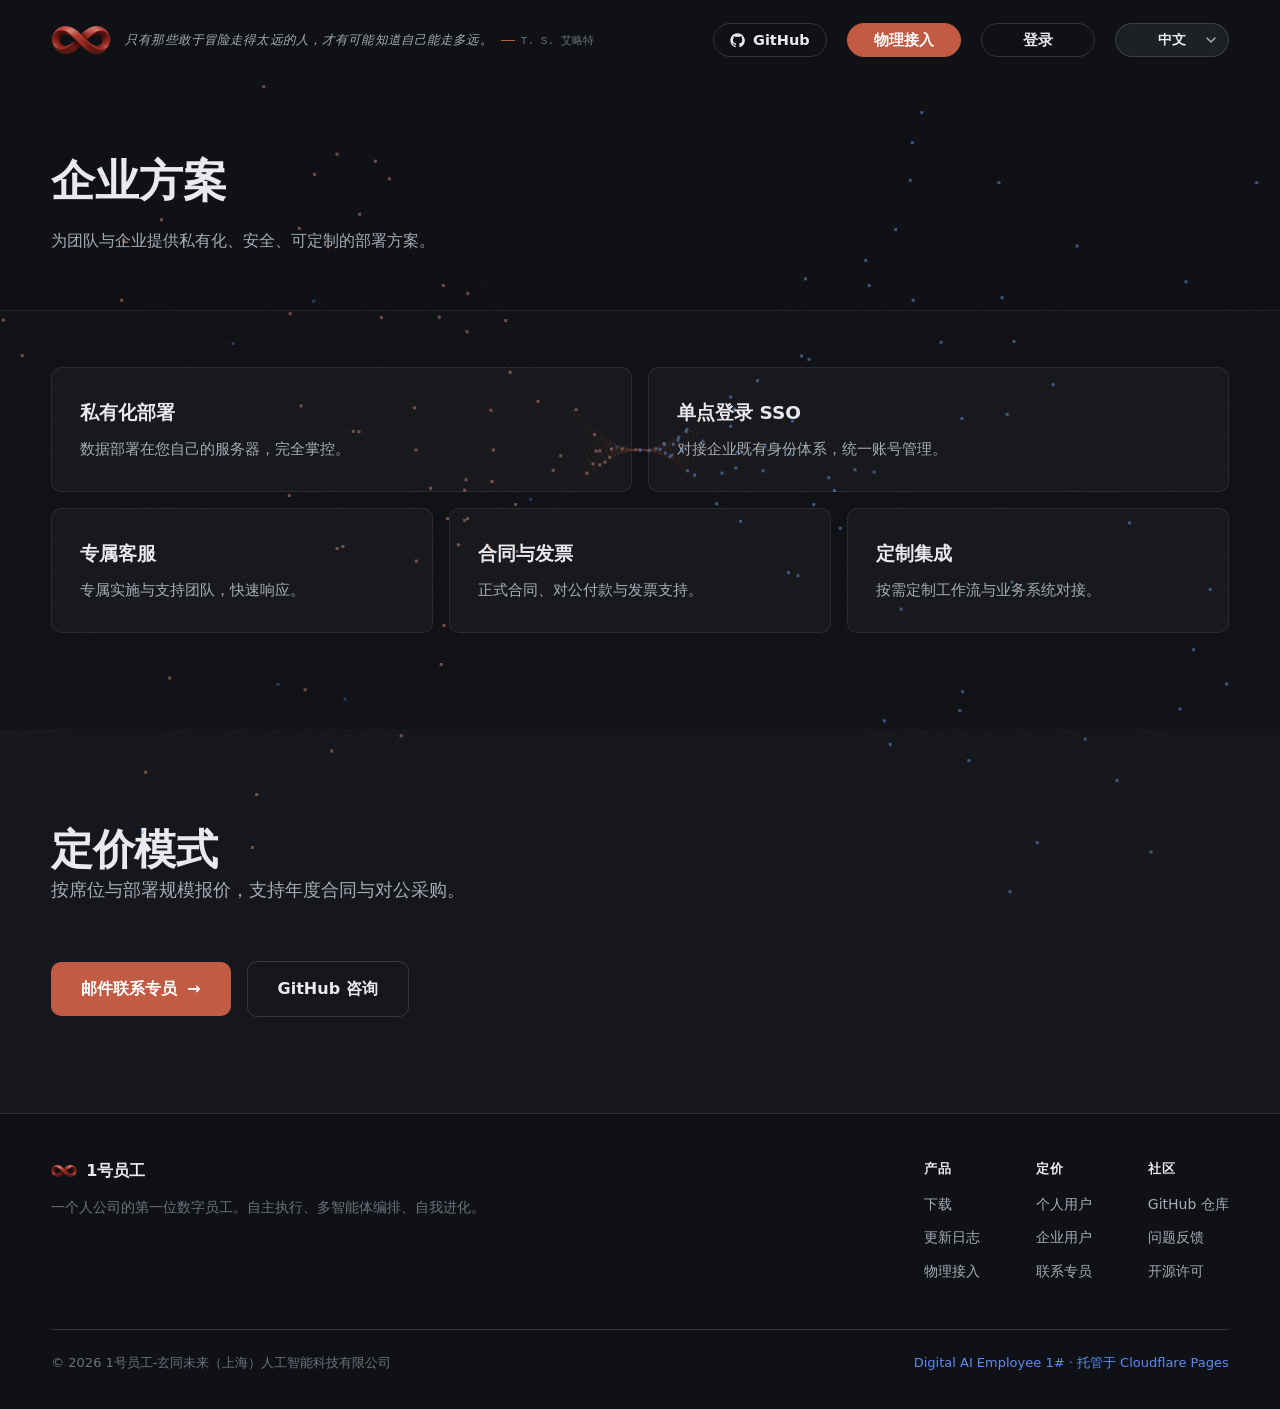
<file: enterprise.html>
<!DOCTYPE html>
<html lang="zh-CN">
<head>
  <meta charset="UTF-8">
  <meta name="viewport" content="width=device-width, initial-scale=1.0">
  <title>企业方案 | 1号员工</title>
  <meta name="description" content="1号员工 企业方案：私有化部署、SSO、专属支持与定制集成。联系专员获取报价。">
  <link rel="icon" type="image/png" href="assets/img/favicon-32.png">
  <link rel="apple-touch-icon" href="assets/img/apple-touch-icon.png">
  <link rel="stylesheet" href="assets/css/style.css?v=6">
</head>
<body>

  <canvas id="bg-canvas" class="bg-canvas" aria-hidden="true"></canvas>
  <header class="site-nav" id="site-nav">
    <div class="container">
      <a class="brand" href="index.html">
        <img src="assets/img/logo-nav.png" alt="1号员工 logo">
        <span class="brand-quote" data-i18n="brand-quote">Only those who will risk going too far can possibly find out how far one can go.<span class="quote-src" data-i18n="brand-quote-src">T. S. Eliot</span></span>
      </a>
      <nav class="nav-links" aria-label="主导航">
        <a class="nav-gh" href="https://github.com/lswdneil/Digital-AI-Employee" target="_blank" rel="noopener">
          <svg width="15" height="15" viewBox="0 0 24 24" fill="currentColor" aria-hidden="true"><path d="M12 .5C5.6.5.5 5.6.5 12c0 5.1 3.3 9.4 7.9 10.9.6.1.8-.2.8-.6v-2c-3.2.7-3.9-1.5-3.9-1.5-.5-1.3-1.3-1.7-1.3-1.7-1-.7.1-.7.1-.7 1.2.1 1.8 1.2 1.8 1.2 1 1.8 2.7 1.3 3.4 1 .1-.8.4-1.3.7-1.6-2.6-.3-5.3-1.3-5.3-5.7 0-1.3.4-2.3 1.2-3.1-.1-.3-.5-1.5.1-3.1 0 0 1-.3 3.2 1.2a11 11 0 0 1 5.8 0C17.3 4.7 18.3 5 18.3 5c.6 1.6.2 2.8.1 3.1.7.8 1.2 1.8 1.2 3.1 0 4.5-2.7 5.4-5.3 5.7.4.4.8 1.1.8 2.2v3.2c0 .3.2.7.8.6 4.6-1.5 7.9-5.8 7.9-10.9C23.5 5.6 18.4.5 12 .5Z"/></svg>
          <span data-i18n="nav-github">GitHub</span>
        </a>
        <a class="nav-gh nav-gh-brand" href="hardware.html" data-i18n="nav-hardware">物理接入</a>
        <a class="nav-gh nav-auth" href="login.html" data-i18n="nav-login">登录</a>
        <select class="lang-select" aria-label="Language" title="Language">
          <option value="zh">中文</option>
          <option value="en">English</option>
          <option value="ja">日本語</option>
          <option value="ko">한국어</option>
        </select>
      </nav>
    </div>
  </header>

  <main>
    <section class="page-hero">
      <div class="container">
        <h1 data-i18n="ent-title">企业方案</h1>
        <p data-i18n="ent-sub">为团队与企业提供私有化、安全、可定制的部署方案。</p>
      </div>
    </section>

    <section class="section section-tight">
      <div class="container">
        <div class="caps">
          <div class="cap-item reveal">
            <h3 data-i18n="ent-f1-t">私有化部署</h3>
            <p data-i18n="ent-f1-d">数据部署在您自己的服务器，完全掌控。</p>
          </div>
          <div class="cap-item reveal">
            <h3 data-i18n="ent-f2-t">单点登录 SSO</h3>
            <p data-i18n="ent-f2-d">对接企业既有身份体系，统一账号管理。</p>
          </div>
          <div class="cap-item cap-sm reveal">
            <h3 data-i18n="ent-f3-t">专属客服</h3>
            <p data-i18n="ent-f3-d">专属实施与支持团队，快速响应。</p>
          </div>
          <div class="cap-item cap-sm reveal">
            <h3 data-i18n="ent-f4-t">合同与发票</h3>
            <p data-i18n="ent-f4-d">正式合同、对公付款与发票支持。</p>
          </div>
          <div class="cap-item cap-sm reveal">
            <h3 data-i18n="ent-f5-t">定制集成</h3>
            <p data-i18n="ent-f5-d">按需定制工作流与业务系统对接。</p>
          </div>
        </div>
      </div>
    </section>

    <section class="section section-alt">
      <div class="container">
        <div class="section-head reveal">
          <h2 data-i18n="ent-pricing-title">定价模式</h2>
          <p class="hero-sub" data-i18n="ent-pricing-desc">按席位与部署规模报价，支持年度合同与对公采购。</p>
        </div>
        <div class="hero-cta reveal">
          <a href="mailto:wd_alpha@163.com" class="btn btn-primary" data-i18n="ent-mail-btn">邮件联系专员 <span class="arrow">→</span></a>
          <a href="https://github.com/lswdneil/Digital-AI-Employee/issues" target="_blank" rel="noopener" class="btn btn-ghost-dark" data-i18n="ent-gh-btn">GitHub 咨询</a>
        </div>
      </div>
    </section>
  </main>

  <footer class="site-footer">
    <div class="container">
      <div class="footer-grid">
        <div class="footer-intro">
          <div class="footer-brand">
            <img src="assets/img/logo-nav.png" alt="1号员工 logo">
            <span>1号员工</span>
          </div>
          <p class="footer-desc" data-i18n="footer-desc">一个人公司的第一位数字员工。自主执行、多智能体编排、自我进化。</p>
        </div>
        <div class="footer-cols">
          <div class="footer-col">
            <h4 data-i18n="footer-prod">产品</h4>
            <a href="download.html" data-i18n="footer-dl">下载</a>
            <a href="changelog.html" data-i18n="footer-log">更新日志</a>
            <a href="hardware.html" data-i18n="nav-hardware">物理接入</a>
          </div>
          <div class="footer-col">
            <h4 data-i18n="footer-pricing">定价</h4>
            <a href="pricing.html" data-i18n="footer-price-personal">个人用户</a>
            <a href="enterprise.html" data-i18n="footer-price-enterprise">企业用户</a>
            <a href="mailto:wd_alpha@163.com" data-i18n="footer-contact-sales">联系专员</a>
          </div>
          <div class="footer-col">
            <h4 data-i18n="footer-community">社区</h4>
            <a href="https://github.com/lswdneil/Digital-AI-Employee" target="_blank" rel="noopener" data-i18n="footer-gh">GitHub 仓库</a>
            <a href="https://github.com/lswdneil/Digital-AI-Employee/issues" target="_blank" rel="noopener" data-i18n="footer-issues">问题反馈</a>
            <a href="https://github.com/lswdneil/SPEC.AI.Website/blob/main/LICENSE" target="_blank" rel="noopener" data-i18n="footer-license">开源许可</a>
          </div>
        </div>
      </div>
      <div class="footer-bottom">
        <span><span data-i18n="footer-copy">© 2026 1号员工-玄同未来（上海）人工智能科技有限公司</span></span>
        <span class="info-blue" data-i18n="footer-host">Digital AI Employee 1# · 托管于 Cloudflare Pages</span>
      </div>
    </div>
  </footer>

  <script src="assets/i18n/zh.js?v=9"></script>
  <script src="assets/js/main.js?v=8"></script>
  <script src="assets/js/background.js?v=6"></script>
</body>
</html>
</file>
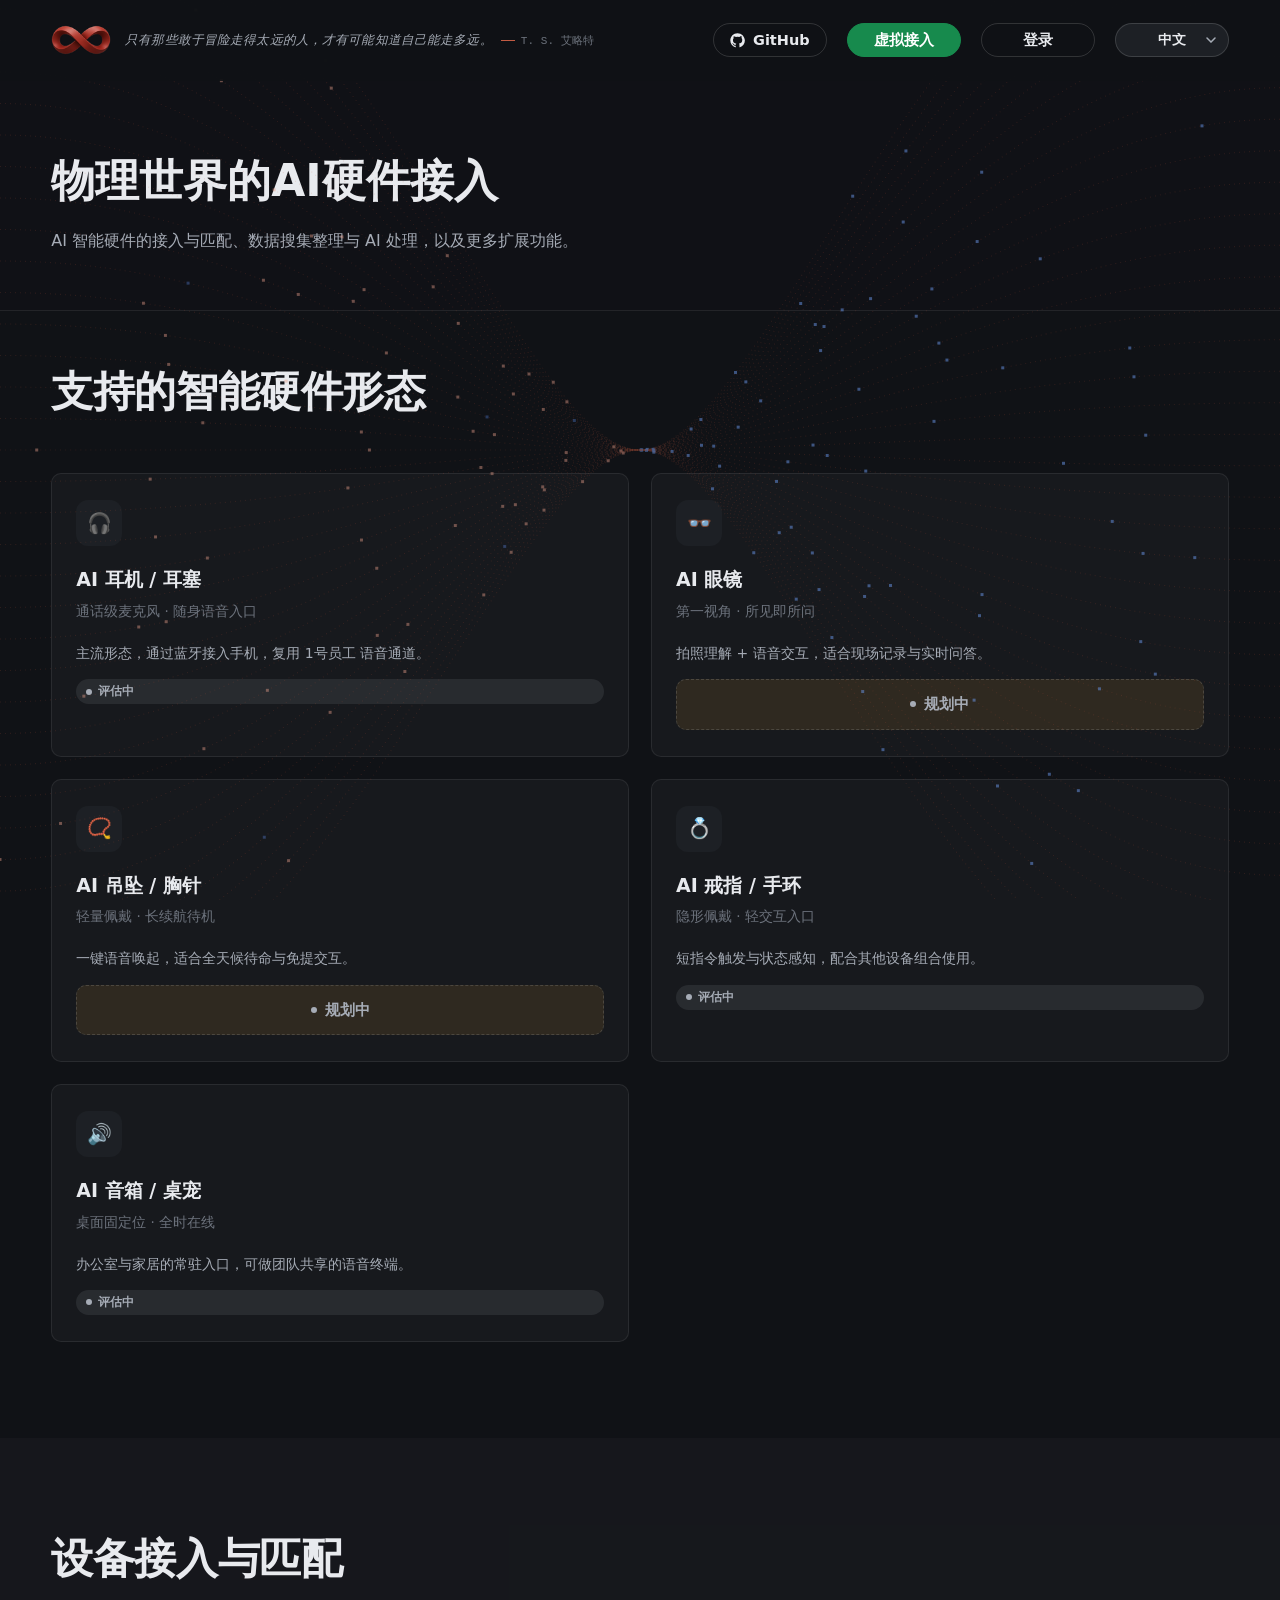
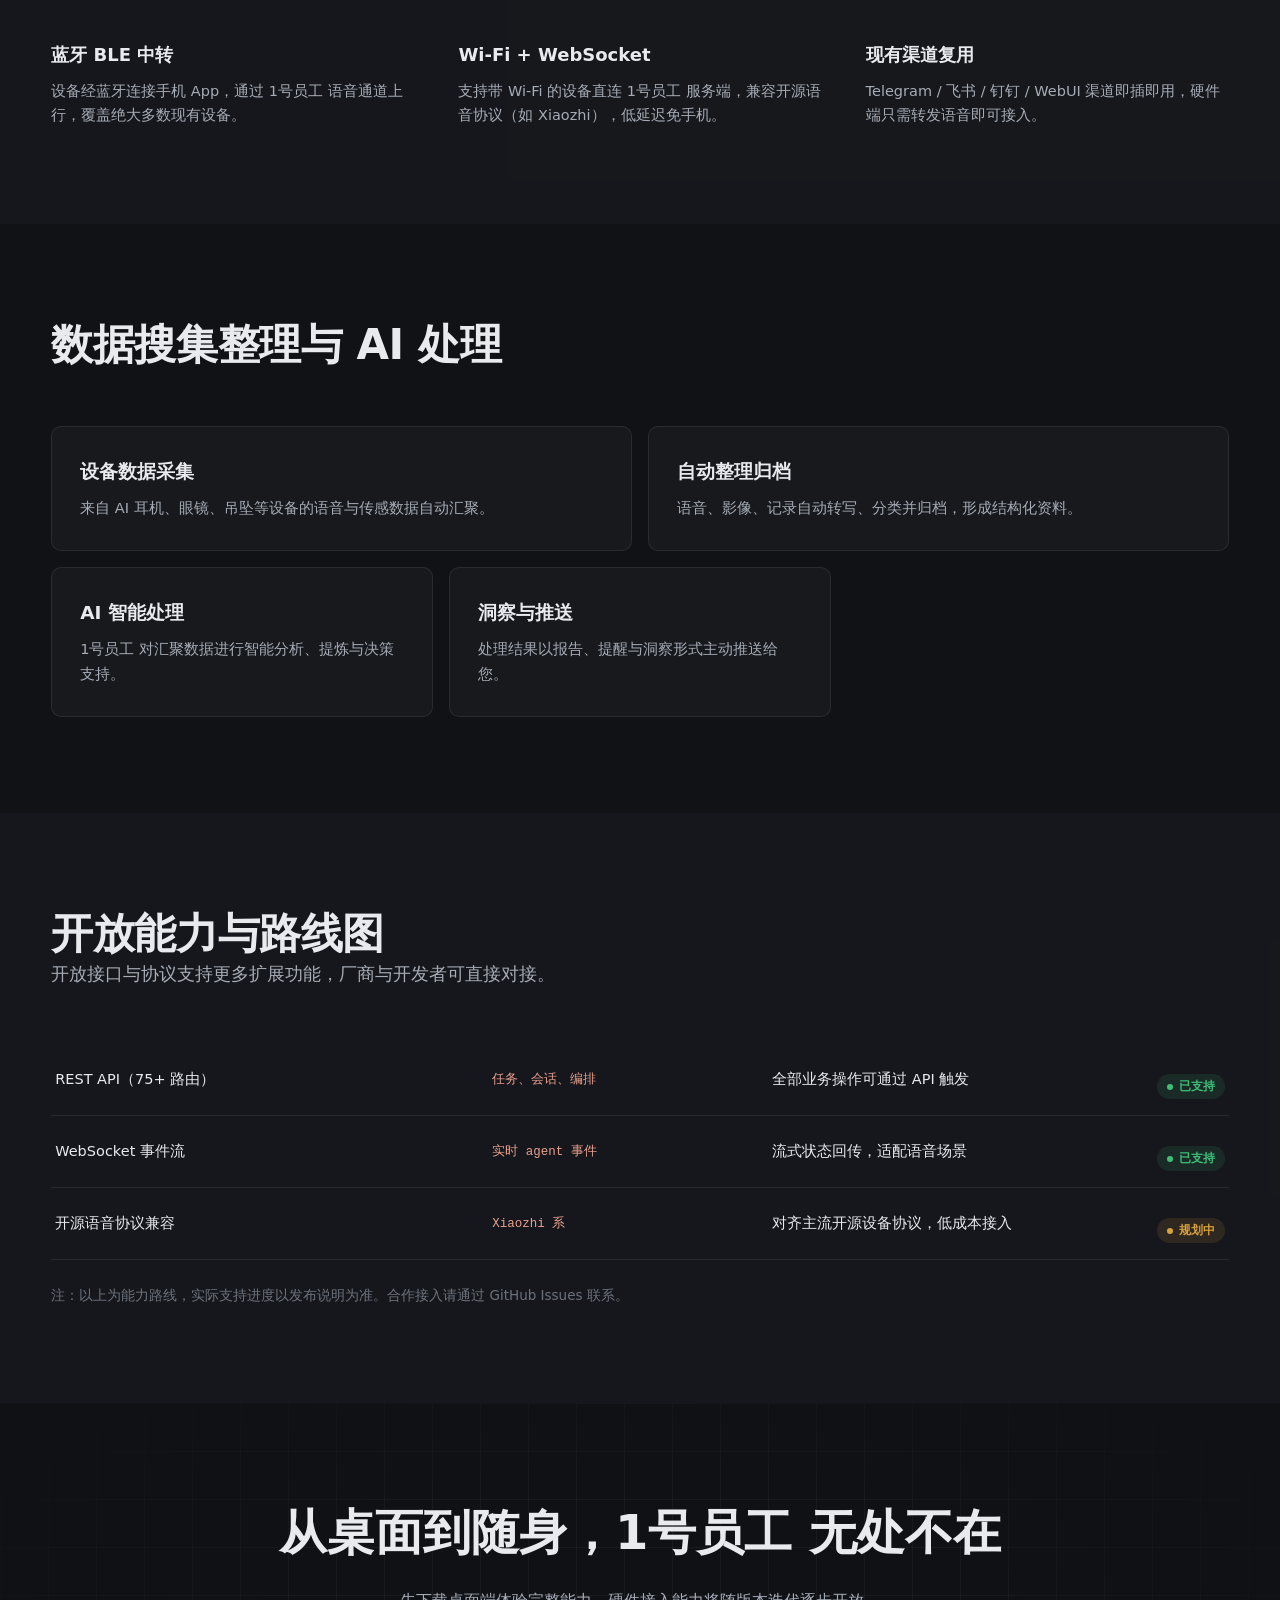
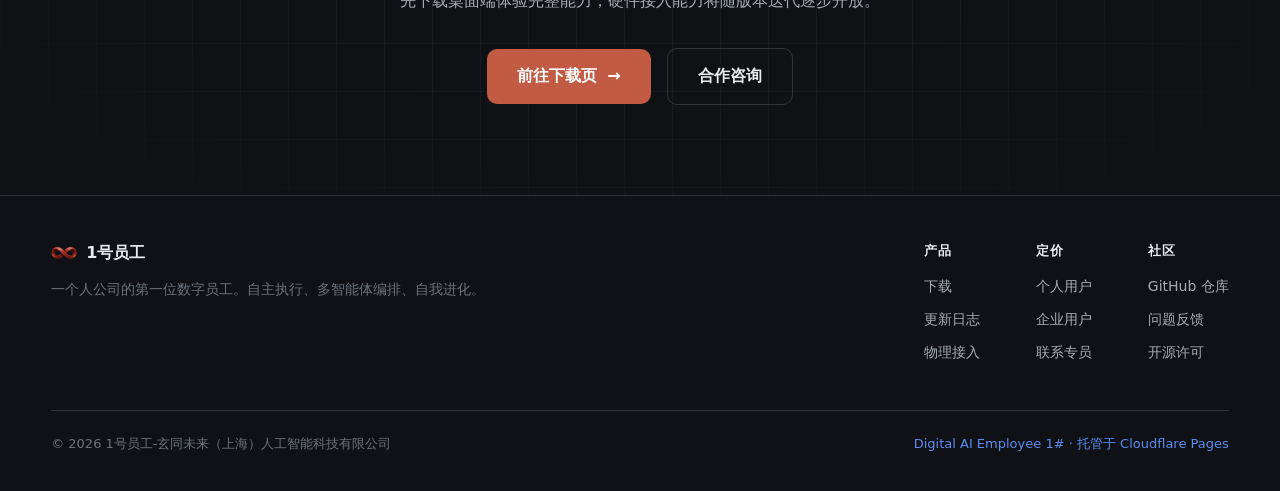
<file: hardware.html>
<!DOCTYPE html>
<html lang="zh-CN">
<head>
  <meta charset="UTF-8">
  <meta name="viewport" content="width=device-width, initial-scale=1.0">
  <title>个人AI助理物理接入 | 1号员工</title>
  <meta name="description" content="1号员工 个人AI助理物理接入：AI 耳机、AI 眼镜、AI 吊坠、AI 戒指等随身设备，随时随地与您的数字员工对话。">
  <link rel="icon" type="image/png" href="assets/img/favicon-32.png">
  <link rel="apple-touch-icon" href="assets/img/apple-touch-icon.png">
  <link rel="stylesheet" href="assets/css/style.css?v=6">
</head>
<body>

  
  <canvas id="bg-canvas" class="bg-canvas" aria-hidden="true"></canvas>
<!-- 导航 -->
  <header class="site-nav" id="site-nav">
    <div class="container">
      <a class="brand" href="index.html">
        <img src="assets/img/logo-nav.png" alt="1号员工 logo">
        <span class="brand-quote" data-i18n="brand-quote">Only those who will risk going too far can possibly find out how far one can go.<span class="quote-src" data-i18n="brand-quote-src">T. S. Eliot</span></span>
      </a>
      <nav class="nav-links" aria-label="主导航">
        <a class="nav-gh" href="https://github.com/lswdneil/Digital-AI-Employee" target="_blank" rel="noopener">
          <svg width="15" height="15" viewBox="0 0 24 24" fill="currentColor" aria-hidden="true"><path d="M12 .5C5.6.5.5 5.6.5 12c0 5.1 3.3 9.4 7.9 10.9.6.1.8-.2.8-.6v-2c-3.2.7-3.9-1.5-3.9-1.5-.5-1.3-1.3-1.7-1.3-1.7-1-.7.1-.7.1-.7 1.2.1 1.8 1.2 1.8 1.2 1 1.8 2.7 1.3 3.4 1 .1-.8.4-1.3.7-1.6-2.6-.3-5.3-1.3-5.3-5.7 0-1.3.4-2.3 1.2-3.1-.1-.3-.5-1.5.1-3.1 0 0 1-.3 3.2 1.2a11 11 0 0 1 5.8 0C17.3 4.7 18.3 5 18.3 5c.6 1.6.2 2.8.1 3.1.7.8 1.2 1.8 1.2 3.1 0 4.5-2.7 5.4-5.3 5.7.4.4.8 1.1.8 2.2v3.2c0 .3.2.7.8.6 4.6-1.5 7.9-5.8 7.9-10.9C23.5 5.6 18.4.5 12 .5Z"/></svg>
          <span data-i18n="nav-github">GitHub</span>
        </a>
        <a class="nav-gh nav-gh-physical" href="index.html" data-i18n="nav-virtual">虚拟接入</a>
        <a class="nav-gh nav-auth" href="login.html" data-i18n="nav-login">登录</a>
        <select class="lang-select" aria-label="Language" title="Language">
          <option value="zh">中文</option>
          <option value="en">English</option>
          <option value="ja">日本語</option>
          <option value="ko">한국어</option>
        </select>
      </nav>
    </div>
  </header>

  <main>
    <!-- Hero -->
    <section class="page-hero">
      <div class="container">
        <h1 data-i18n="hw-title">物理世界的AI硬件接入</h1>
        <p data-i18n="hw-sub">AI 智能硬件的接入与匹配、数据搜集整理与 AI 处理，以及更多扩展功能。</p>
      </div>
    </section>

    <!-- 设备形态 -->
    <section class="section section-tight">
      <div class="container">
        <div class="section-head reveal">
          <h2 data-i18n="hw-devices-title">支持的智能硬件形态</h2>
        </div>
        <div class="dl-grid">
          <div class="dl-card reveal">
            <div class="os-icon hw-icon" aria-hidden="true">🎧</div>
            <h3 data-i18n="hw-device-1-t">AI 耳机 / 耳塞</h3>
            <div class="os-hint" data-i18n="hw-device-1-h">通话级麦克风 · 随身语音入口</div>
            <p data-i18n="hw-device-1-d">主流形态，通过蓝牙接入手机，复用 1号员工 语音通道。</p>
            <span class="status-badge eval" data-i18n="hw-status-eval">评估中</span>
          </div>
          <div class="dl-card reveal">
            <div class="os-icon hw-icon" aria-hidden="true">👓</div>
            <h3 data-i18n="hw-device-2-t">AI 眼镜</h3>
            <div class="os-hint" data-i18n="hw-device-2-h">第一视角 · 所见即所问</div>
            <p data-i18n="hw-device-2-d">拍照理解 + 语音交互，适合现场记录与实时问答。</p>
            <span class="status-badge soon" data-i18n="hw-status-soon">规划中</span>
          </div>
          <div class="dl-card reveal">
            <div class="os-icon hw-icon" aria-hidden="true">📿</div>
            <h3 data-i18n="hw-device-3-t">AI 吊坠 / 胸针</h3>
            <div class="os-hint" data-i18n="hw-device-3-h">轻量佩戴 · 长续航待机</div>
            <p data-i18n="hw-device-3-d">一键语音唤起，适合全天候待命与免提交互。</p>
            <span class="status-badge soon" data-i18n="hw-status-soon">规划中</span>
          </div>
          <div class="dl-card reveal">
            <div class="os-icon hw-icon" aria-hidden="true">💍</div>
            <h3 data-i18n="hw-device-4-t">AI 戒指 / 手环</h3>
            <div class="os-hint" data-i18n="hw-device-4-h">隐形佩戴 · 轻交互入口</div>
            <p data-i18n="hw-device-4-d">短指令触发与状态感知，配合其他设备组合使用。</p>
            <span class="status-badge eval" data-i18n="hw-status-eval">评估中</span>
          </div>
          <div class="dl-card reveal">
            <div class="os-icon hw-icon" aria-hidden="true">🔊</div>
            <h3 data-i18n="hw-device-5-t">AI 音箱 / 桌宠</h3>
            <div class="os-hint" data-i18n="hw-device-5-h">桌面固定位 · 全时在线</div>
            <p data-i18n="hw-device-5-d">办公室与家居的常驻入口，可做团队共享的语音终端。</p>
            <span class="status-badge eval" data-i18n="hw-status-eval">评估中</span>
          </div>
        </div>
      </div>
    </section>

    <!-- 接入方式 -->
    <section class="section section-alt">
      <div class="container">
        <div class="section-head reveal">
          <h2 data-i18n="hw-connect-title">设备接入与匹配</h2>
        </div>
        <div class="steps">
          <div class="step reveal">
            <h3 data-i18n="hw-c1-t">蓝牙 BLE 中转</h3>
            <p data-i18n="hw-c1-d">设备经蓝牙连接手机 App，通过 1号员工 语音通道上行，覆盖绝大多数现有设备。</p>
          </div>
          <div class="step reveal">
            <h3 data-i18n="hw-c2-t">Wi-Fi + WebSocket</h3>
            <p data-i18n="hw-c2-d">支持带 Wi-Fi 的设备直连 1号员工 服务端，兼容开源语音协议（如 Xiaozhi），低延迟免手机。</p>
          </div>
          <div class="step reveal">
            <h3 data-i18n="hw-c3-t">现有渠道复用</h3>
            <p data-i18n="hw-c3-d">Telegram / 飞书 / 钉钉 / WebUI 渠道即插即用，硬件端只需转发语音即可接入。</p>
          </div>
        </div>
      </div>
    </section>

    <!-- 数据搜集整理与 AI 处理 -->
    <section class="section">
      <div class="container">
        <div class="section-head reveal">
          <h2 data-i18n="hw-scene-title">数据搜集整理与 AI 处理</h2>
        </div>
        <div class="caps">
          <div class="cap-item reveal">
            <h3 data-i18n="hw-s1-t">设备数据采集</h3>
            <p data-i18n="hw-s1-d">来自 AI 耳机、眼镜、吊坠等设备的语音与传感数据自动汇聚。</p>
          </div>
          <div class="cap-item reveal">
            <h3 data-i18n="hw-s2-t">自动整理归档</h3>
            <p data-i18n="hw-s2-d">语音、影像、记录自动转写、分类并归档，形成结构化资料。</p>
          </div>
          <div class="cap-item cap-sm reveal">
            <h3 data-i18n="hw-s3-t">AI 智能处理</h3>
            <p data-i18n="hw-s3-d">1号员工 对汇聚数据进行智能分析、提炼与决策支持。</p>
          </div>
          <div class="cap-item cap-sm reveal">
            <h3 data-i18n="hw-s4-t">洞察与推送</h3>
            <p data-i18n="hw-s4-d">处理结果以报告、提醒与洞察形式主动推送给您。</p>
          </div>
        </div>
      </div>
    </section>

    <!-- 开放能力与路线图 -->
    <section class="section section-alt">
      <div class="container">
        <div class="section-head reveal">
          <h2 data-i18n="hw-open-title">开放能力与路线图</h2>
          <p class="hero-sub" data-i18n="hw-open-sub">硬件接入复用 1号员工 既有开放接口，厂商与开发者可直接对接。</p>
        </div>
        <div class="reveal">
          <div class="hw-route">
            <span data-i18n="hw-r1-t">REST API（75+ 路由）</span>
            <span class="mono" data-i18n="hw-r1-c">任务 · 会话 · 编排</span>
            <span data-i18n="hw-r1-d">全部业务操作可通过 API 触发</span>
            <span class="status-badge ready" data-i18n="hw-status-ready">已支持</span>
          </div>
          <div class="hw-route">
            <span data-i18n="hw-r2-t">WebSocket 事件流</span>
            <span class="mono" data-i18n="hw-r2-c">实时 agent 事件</span>
            <span data-i18n="hw-r2-d">流式状态回传，适配语音场景</span>
            <span class="status-badge ready" data-i18n="hw-status-ready">已支持</span>
          </div>
          <div class="hw-route">
            <span data-i18n="hw-r3-t">开源语音协议兼容</span>
            <span class="mono" data-i18n="hw-r3-c">Xiaozhi 系</span>
            <span data-i18n="hw-r3-d">对齐主流开源设备协议，低成本接入</span>
            <span class="status-badge soon" data-i18n="hw-status-soon">规划中</span>
          </div>
          <p class="hw-note" data-i18n="hw-note">注：以上为能力路线，实际支持进度以发布说明为准。合作接入请通过 GitHub Issues 联系。</p>
        </div>
      </div>
    </section>

    <!-- CTA -->
    <section class="cta-band">
      <div class="container">
        <h2 class="reveal" data-i18n="hw-cta-title">从桌面到随身，1号员工 无处不在</h2>
        <p class="reveal" data-i18n="hw-cta-desc">先下载桌面端体验完整能力，硬件接入能力将随版本迭代逐步开放。</p>
        <div class="hero-cta reveal">
          <a href="download.html" class="btn btn-primary" data-i18n="cta-download">前往下载页 <span class="arrow">→</span></a>
          <a href="https://github.com/lswdneil/Digital-AI-Employee/issues" target="_blank" rel="noopener" class="btn btn-ghost-dark" data-i18n="hw-cta-contact">合作咨询</a>
        </div>
      </div>
    </section>
  </main>

  <!-- 页脚 -->
  <footer class="site-footer">
    <div class="container">
      <div class="footer-grid">
        <div class="footer-intro">
          <div class="footer-brand">
            <img src="assets/img/logo-nav.png" alt="1号员工 logo">
            <span>1号员工</span>
          </div>
          <p class="footer-desc" data-i18n="footer-desc">一个人公司的第一位数字员工。自主执行、多智能体编排、自我进化。</p>
        </div>
        <div class="footer-cols">
          <div class="footer-col">
            <h4 data-i18n="footer-prod">产品</h4>
            <a href="download.html" data-i18n="footer-dl">下载</a>
            <a href="changelog.html" data-i18n="footer-log">更新日志</a>
            <a href="hardware.html" data-i18n="nav-hardware">物理接入</a>
          </div>
          <div class="footer-col">
            <h4 data-i18n="footer-pricing">定价</h4>
            <a href="pricing.html" data-i18n="footer-price-personal">个人用户</a>
            <a href="enterprise.html" data-i18n="footer-price-enterprise">企业用户</a>
            <a href="mailto:wd_alpha@163.com" data-i18n="footer-contact-sales">联系专员</a>
          </div>
          <div class="footer-col">
            <h4 data-i18n="footer-community">社区</h4>
            <a href="https://github.com/lswdneil/Digital-AI-Employee" target="_blank" rel="noopener" data-i18n="footer-gh">GitHub 仓库</a>
            <a href="https://github.com/lswdneil/Digital-AI-Employee/issues" target="_blank" rel="noopener" data-i18n="footer-issues">问题反馈</a>
            <a href="https://github.com/lswdneil/SPEC.AI.Website/blob/main/LICENSE" target="_blank" rel="noopener" data-i18n="footer-license">开源许可</a>
          </div>
        </div>
      </div>
      <div class="footer-bottom">
        <span><span data-i18n="footer-copy">© 2026 1号员工-玄同未来（上海）人工智能科技有限公司</span></span>
        <span class="info-blue" data-i18n="footer-host">Digital AI Employee 1# · 托管于 Cloudflare Pages</span>
      </div>
    </div>
  </footer>

  <script src="assets/i18n/zh.js?v=9"></script>
  <script src="assets/js/main.js?v=8"></script>
  <script src="assets/js/background.js?v=6"></script>
</body>
</html>
</file>
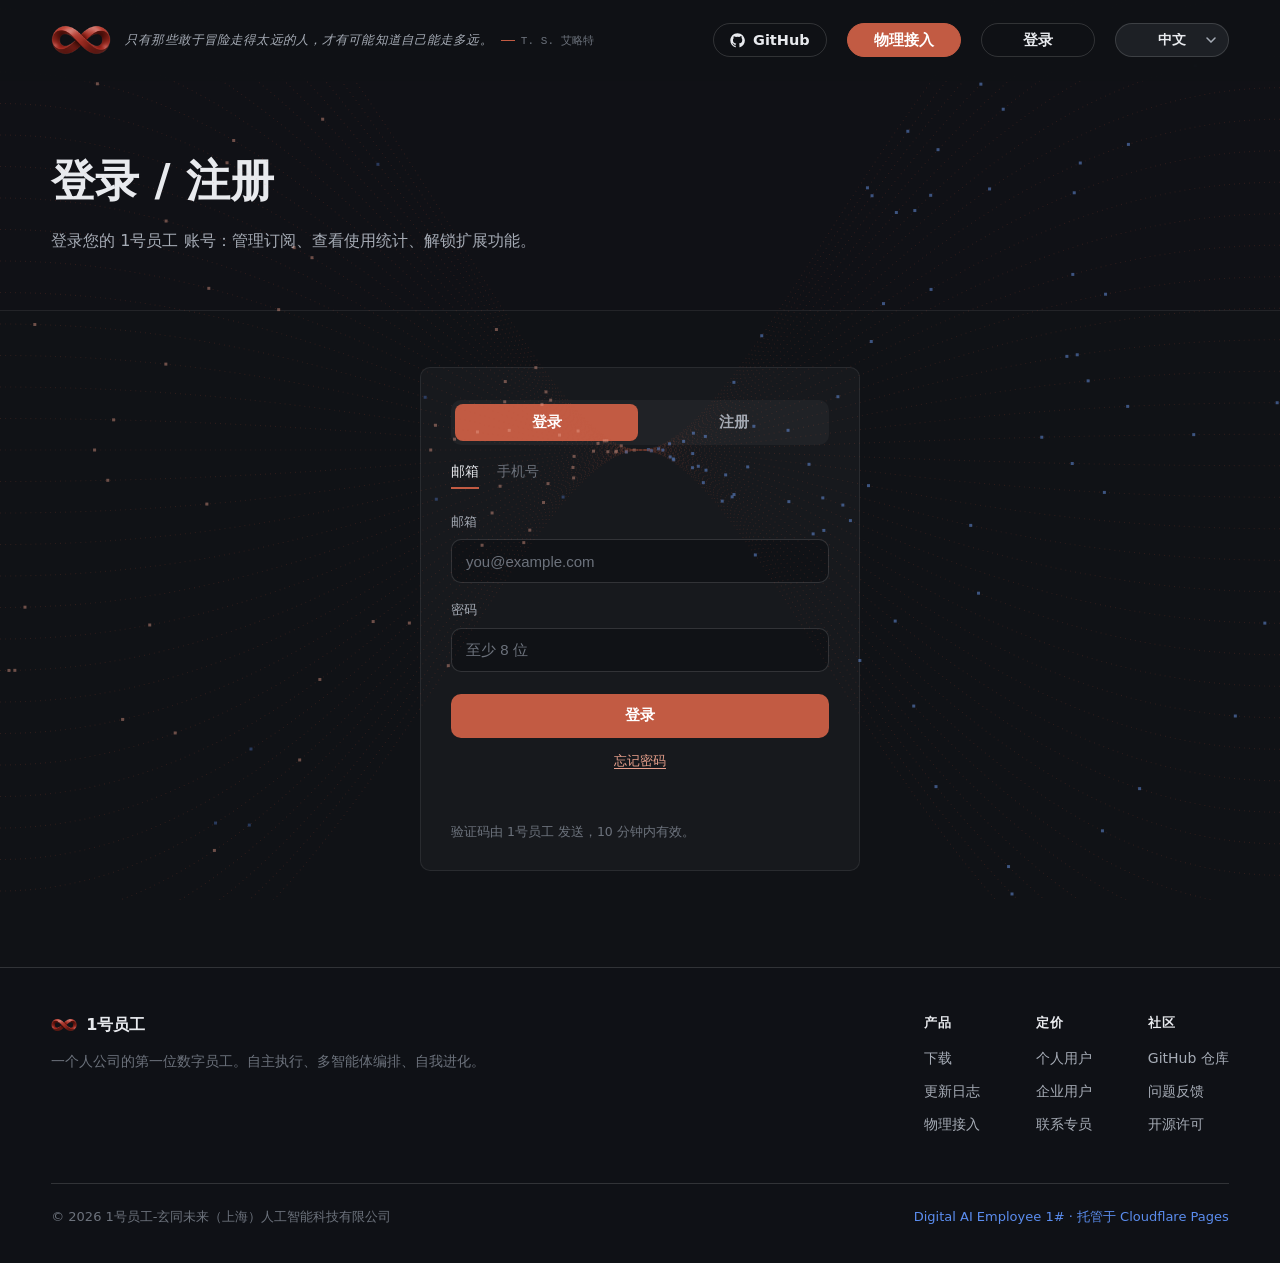
<file: login.html>
<!DOCTYPE html>
<html lang="zh-CN">
<head>
  <meta charset="UTF-8">
  <meta name="viewport" content="width=device-width, initial-scale=1.0">
  <title>登录 | 1号员工</title>
  <meta name="description" content="登录 1号员工 账号：管理订阅、查看统计、解锁扩展功能。支持邮箱与手机号两种方式。">
  <link rel="icon" type="image/png" href="assets/img/favicon-32.png">
  <link rel="apple-touch-icon" href="assets/img/apple-touch-icon.png">
  <link rel="stylesheet" href="assets/css/style.css?v=6">
</head>
<body>

  <canvas id="bg-canvas" class="bg-canvas" aria-hidden="true"></canvas>
  <header class="site-nav" id="site-nav">
    <div class="container">
      <a class="brand" href="index.html">
        <img src="assets/img/logo-nav.png" alt="1号员工 logo">
        <span class="brand-quote" data-i18n="brand-quote">Only those who will risk going too far can possibly find out how far one can go.<span class="quote-src" data-i18n="brand-quote-src">T. S. Eliot</span></span>
      </a>
      <nav class="nav-links" aria-label="主导航">
        <a class="nav-gh" href="https://github.com/lswdneil/Digital-AI-Employee" target="_blank" rel="noopener">
          <svg width="15" height="15" viewBox="0 0 24 24" fill="currentColor" aria-hidden="true"><path d="M12 .5C5.6.5.5 5.6.5 12c0 5.1 3.3 9.4 7.9 10.9.6.1.8-.2.8-.6v-2c-3.2.7-3.9-1.5-3.9-1.5-.5-1.3-1.3-1.7-1.3-1.7-1-.7.1-.7.1-.7 1.2.1 1.8 1.2 1.8 1.2 1 1.8 2.7 1.3 3.4 1 .1-.8.4-1.3.7-1.6-2.6-.3-5.3-1.3-5.3-5.7 0-1.3.4-2.3 1.2-3.1-.1-.3-.5-1.5.1-3.1 0 0 1-.3 3.2 1.2a11 11 0 0 1 5.8 0C17.3 4.7 18.3 5 18.3 5c.6 1.6.2 2.8.1 3.1.7.8 1.2 1.8 1.2 3.1 0 4.5-2.7 5.4-5.3 5.7.4.4.8 1.1.8 2.2v3.2c0 .3.2.7.8.6 4.6-1.5 7.9-5.8 7.9-10.9C23.5 5.6 18.4.5 12 .5Z"/></svg>
          <span data-i18n="nav-github">GitHub</span>
        </a>
        <a class="nav-gh nav-gh-brand" href="hardware.html" data-i18n="nav-hardware">物理接入</a>
        <a class="nav-gh nav-auth" href="login.html" data-i18n="nav-login">登录</a>
        <select class="lang-select" aria-label="Language" title="Language">
          <option value="zh">中文</option>
          <option value="en">English</option>
          <option value="ja">日本語</option>
          <option value="ko">한국어</option>
        </select>
      </nav>
    </div>
  </header>

  <main>
    <section class="page-hero">
      <div class="container">
        <h1 data-i18n="auth-title">登录 / 注册</h1>
        <p data-i18n="auth-sub">登录您的 1号员工 账号：管理订阅、查看使用统计、解锁扩展功能。</p>
      </div>
    </section>

    <section class="section section-tight">
      <div class="container">
        <div class="auth-card">
          <div class="auth-tabs" role="tablist" aria-label="Auth mode">
            <button type="button" class="auth-tab active" data-mode="login" role="tab" data-i18n="auth-tab-login">登录</button>
            <button type="button" class="auth-tab" data-mode="register" role="tab" data-i18n="auth-tab-register">注册</button>
          </div>

          <div class="auth-methods">
            <button type="button" class="auth-method active" data-method="email" data-i18n="auth-method-email">邮箱</button>
            <button type="button" class="auth-method" data-method="phone" data-i18n="auth-method-phone">手机号</button>
          </div>

          <form id="auth-form" novalidate>
            <div class="auth-field">
              <label for="auth-target" data-i18n="auth-email">邮箱</label>
              <input id="auth-target" name="target" type="email" autocomplete="email" placeholder="you@example.com">
            </div>

            <div class="auth-field" id="auth-password-wrap">
              <label for="auth-password" data-i18n="auth-password">密码</label>
              <input id="auth-password" name="password" type="password" autocomplete="current-password" placeholder="至少 8 位">
            </div>

            <div class="auth-field" id="auth-code-wrap" hidden>
              <label for="auth-code" data-i18n="auth-code">验证码</label>
              <div class="auth-code-row">
                <input id="auth-code" name="code" type="text" inputmode="numeric" maxlength="6" autocomplete="one-time-code" placeholder="6 位数字">
                <button type="button" id="auth-send-code" class="btn btn-ghost-dark" data-i18n="auth-send-code">获取验证码</button>
              </div>
            </div>

            <button type="submit" id="auth-submit" class="btn btn-primary" data-i18n="auth-submit-login">登录</button>
            <p class="auth-link-row">
              <button type="button" id="auth-forgot" class="auth-link" data-i18n="auth-forgot" hidden>忘记密码</button>
              <button type="button" id="auth-back-login" class="auth-link" data-i18n="auth-back-login" hidden>返回登录</button>
            </p>
            <p id="auth-msg" class="auth-msg" role="status"></p>
            <p class="auth-hint" data-i18n="auth-hint">验证码由 1号员工 发送，10 分钟内有效。</p>
          </form>
        </div>
      </div>
    </section>
  </main>

  <footer class="site-footer">
    <div class="container">
      <div class="footer-grid">
        <div class="footer-intro">
          <div class="footer-brand">
            <img src="assets/img/logo-nav.png" alt="1号员工 logo">
            <span>1号员工</span>
          </div>
          <p class="footer-desc" data-i18n="footer-desc">一个人公司的第一位数字员工。自主执行、多智能体编排、自我进化。</p>
        </div>
        <div class="footer-cols">
          <div class="footer-col">
            <h4 data-i18n="footer-prod">产品</h4>
            <a href="download.html" data-i18n="footer-dl">下载</a>
            <a href="changelog.html" data-i18n="footer-log">更新日志</a>
            <a href="hardware.html" data-i18n="nav-hardware">物理接入</a>
          </div>
          <div class="footer-col">
            <h4 data-i18n="footer-pricing">定价</h4>
            <a href="pricing.html" data-i18n="footer-price-personal">个人用户</a>
            <a href="enterprise.html" data-i18n="footer-price-enterprise">企业用户</a>
            <a href="mailto:wd_alpha@163.com" data-i18n="footer-contact-sales">联系专员</a>
          </div>
          <div class="footer-col">
            <h4 data-i18n="footer-community">社区</h4>
            <a href="https://github.com/lswdneil/Digital-AI-Employee" target="_blank" rel="noopener" data-i18n="footer-gh">GitHub 仓库</a>
            <a href="https://github.com/lswdneil/Digital-AI-Employee/issues" target="_blank" rel="noopener" data-i18n="footer-issues">问题反馈</a>
            <a href="https://github.com/lswdneil/SPEC.AI.Website/blob/main/LICENSE" target="_blank" rel="noopener" data-i18n="footer-license">开源许可</a>
          </div>
        </div>
      </div>
      <div class="footer-bottom">
        <span><span data-i18n="footer-copy">© 2026 1号员工-玄同未来（上海）人工智能科技有限公司</span></span>
        <span class="info-blue" data-i18n="footer-host">Digital AI Employee 1# · 托管于 Cloudflare Pages</span>
      </div>
    </div>
  </footer>

  <script src="assets/i18n/zh.js?v=9"></script>
  <script src="assets/js/main.js?v=8"></script>
  <script src="assets/js/background.js?v=6"></script>
  <script src="assets/js/auth.js?v=2"></script>
</body>
</html>
</file>
<file: assets/css/style.css>
/* ============================================================
   1号员工（Digital AI Employee 1#）— 官网样式 v2（全站深色）
   品牌体系：D+B（DeepSeek 质感 + 红褐品牌锚点），全站锁定深色主题
   主色：红褐 #c25b43（暗色模式主行动色），呼应 App 图标红 #842018
   底色：中性蓝灰 深 #101216 / #17191d / #1d2025
   信息蓝 #5b8def 仅用于 info 类（版本号、链接等），与主行动色分离
   无外部字体依赖（国内访问友好），全部使用系统字体栈
   ============================================================ */

/* ---------- 设计令牌（全站深色） ---------- */
:root {
  /* 品牌红褐色阶（对应 App --aou-* 暗色系） */
  --aou-6: #c25b43;   /* 主行动色 */
  --aou-7: #d97a62;   /* hover */
  --aou-8: #e8a08c;   /* 浅红褐文字（深底） */
  --aou-9: #f3c8ba;

  /* 底色（中性蓝灰，深色主题内明度层次） */
  --ink: #101216;      /* 主背景 */
  --ink-2: #17191d;    /* 次级表面 / 卡片 */
  --ink-3: #1d2025;    /* 三级表面 / 分隔 */
  --ink-4: #262a31;    /* 边框加强 */

  /* 品牌主色（全站统一暗色模式主行动色） */
  --accent: #c25b43;
  --accent-hover: #d97a62;
  --accent-soft: #e8a08c;

  /* 信息蓝（仅 info：版本号、链接） */
  --info: #5b8def;

  /* 文字 */
  --text-primary: #e8eaee;
  --text-secondary: #a6acb6;
  --text-muted: #6c727c;

  /* 分隔线 */
  --line: rgba(255, 255, 255, 0.14);
  --line-soft: rgba(255, 255, 255, 0.08);

  --mono: "Cascadia Code", "JetBrains Mono", Consolas, "SF Mono", Menlo,
          "PingFang SC", "Hiragino Sans GB", "Microsoft YaHei", "Noto Sans CJK SC", monospace;
  --sans: "PingFang SC", "Hiragino Sans GB", "Microsoft YaHei", "Noto Sans CJK SC",
          -apple-system, "Segoe UI", system-ui, sans-serif;
  --radius: 10px;
  --maxw: 1100px;
  --shadow-pop: 0 18px 50px rgba(7, 9, 12, 0.45);
}

/* ---------- 基础 ---------- */
* { box-sizing: border-box; margin: 0; padding: 0; }

html { scroll-behavior: smooth; }

body {
  font-family: var(--sans);
  background: var(--ink);
  color: var(--text-primary);
  line-height: 1.65;
  -webkit-font-smoothing: antialiased;
  text-rendering: optimizeLegibility;
}

img, svg { display: block; max-width: 100%; }

a { color: inherit; }

/* ---------- 全站固定背景（Gateway Flow 粒子流线） ---------- */
.bg-canvas {
  position: fixed;
  inset: 0;
  width: 100%;
  height: 100%;
  z-index: 0;
  pointer-events: none;
  opacity: 0.6;
}

::selection { background: var(--accent); color: #fff; }

:focus-visible {
  outline: 2px solid var(--accent);
  outline-offset: 3px;
  border-radius: 4px;
}

.container {
  width: 100%;
  margin: 0 auto;
  padding: 0 clamp(16px, 4vw, 56px);
}

.mono { font-family: var(--mono); }

/* ---------- 顶部导航 ---------- */
.site-nav {
  position: sticky; top: 0; z-index: 50;
  backdrop-filter: blur(12px);
  -webkit-backdrop-filter: blur(12px);
  background: rgba(16, 18, 22, 0.85);
  border-bottom: 1px solid transparent;
}
.site-nav.is-scrolled { border-color: var(--line); background: rgba(16, 18, 22, 0.94); }
.site-nav .container {
  display: flex; align-items: center; justify-content: space-between;
  min-height: 76px;
  padding-top: 10px;
  padding-bottom: 10px;
}
.brand {
  display: flex; align-items: center; gap: 14px;
  text-decoration: none;
  min-width: 0;
  flex: 1 1 auto;
}
.brand img {
  width: 60px; height: 60px;
  border-radius: 12px;
  object-fit: contain;
  flex: none;
}
.brand-quote {
  font-size: 12.5px;
  line-height: 1.5;
  color: var(--text-secondary);
  font-style: italic;
  letter-spacing: 0.01em;
  min-width: 0;
  white-space: normal;
}
.brand-quote .quote-src {
  display: inline;
  font-style: normal;
  font-family: var(--mono);
  font-size: 11px;
  color: var(--text-muted);
  margin-left: 8px;
}
.brand-quote .quote-src::before {
  content: "";
  display: inline-block;
  width: 14px; height: 1px;
  background: var(--accent);
  vertical-align: middle;
  margin-right: 6px;
}
.nav-links { display: flex; align-items: center; gap: 20px; }
.nav-links a {
  color: var(--text-secondary); text-decoration: none; font-size: 14.5px;
  transition: color 0.18s ease;
}
.nav-links a:hover { color: var(--text-primary); }
.nav-gh {
  display: inline-flex; align-items: center; justify-content: center; gap: 8px;
  color: var(--text-primary) !important;
  border: 1px solid var(--line); border-radius: 999px;
  padding: 0 16px; font-size: 13.5px; font-weight: 600; line-height: 1;
  height: 34px;
  white-space: nowrap;
  transition: border-color 0.18s ease, background 0.18s ease;
}
.nav-gh:hover { border-color: var(--accent); background: rgba(194, 91, 67, 0.12); }
/* 登录后导航显示账号邮箱：长邮箱截断省略号，不撑破导航 */
.nav-auth-name {
  max-width: 240px;
  overflow: hidden;
  text-overflow: ellipsis;
  white-space: nowrap;
}

/* 品牌底色按钮（物理接入） */
.nav-gh-brand {
  background: var(--accent);
  border-color: var(--accent);
  color: #fff !important;
}
.nav-gh-brand:hover {
  background: var(--accent-hover);
  border-color: var(--accent-hover);
  box-shadow: 0 6px 18px rgba(194, 91, 67, 0.35);
}

/* 物理世界按钮（翡翠绿，taste-skill 单一 accent + AA 对比：白字 4.5:1+） */
.nav-gh-physical {
  background: #178a4d;
  border-color: #178a4d;
  color: #fff !important;
}
.nav-gh-physical:hover {
  background: #1ea35c;
  border-color: #1ea35c;
  box-shadow: 0 6px 18px rgba(23, 138, 77, 0.35);
}

/* ---------- 语言下拉（最右上角，与 GitHub 按钮同尺寸） ---------- */
.lang-select {
  font-family: var(--sans);
  font-size: 13.5px; font-weight: 600;
  line-height: 1;
  color: var(--text-primary);
  background: var(--ink-3);
  border: 1px solid var(--line);
  border-radius: 999px;
  padding: 0 16px;
  text-align: center;
  height: 34px;
  cursor: pointer;
  appearance: none;
  -webkit-appearance: none;
  background-image: url("data:image/svg+xml,%3Csvg xmlns='http://www.w3.org/2000/svg' width='10' height='6' viewBox='0 0 10 6'%3E%3Cpath d='M1 1l4 4 4-4' stroke='%23a6acb6' stroke-width='1.5' fill='none' stroke-linecap='round'/%3E%3C/svg%3E");
  background-repeat: no-repeat;
  background-position: right 12px center;
  transition: border-color 0.15s ease;
}
.lang-select:hover { border-color: var(--accent); }
.lang-select:focus-visible { outline: 2px solid var(--accent); outline-offset: 2px; }
.lang-select option { background: var(--ink-2); color: var(--text-primary); }

/* ---------- Hero（非对称 Split：左文案 / 右截图） ---------- */
.hero {
  background: transparent;
  color: var(--text-primary);
  position: relative;
  overflow: hidden;
  padding: 88px 0 96px;
}
/* 背景网格 + 红褐光晕（纯 CSS） */
.hero::before {
  content: "";
  position: absolute; inset: 0;
  background-image:
    linear-gradient(rgba(255, 255, 255, 0.04) 1px, transparent 1px),
    linear-gradient(90deg, rgba(255, 255, 255, 0.04) 1px, transparent 1px);
  background-size: 56px 56px;
  mask-image: radial-gradient(ellipse 80% 80% at 20% 10%, #000 20%, transparent 75%);
  -webkit-mask-image: radial-gradient(ellipse 80% 80% at 20% 10%, #000 20%, transparent 75%);
  pointer-events: none;
}
.hero::after {
  content: "";
  position: absolute;
  width: 560px; height: 560px; border-radius: 50%;
  background: radial-gradient(circle, rgba(194, 91, 67, 0.16), transparent 65%);
  top: -200px; right: -120px;
  pointer-events: none;
}
.hero-inner {
  position: relative; z-index: 1;
  display: grid;
  grid-template-columns: 1.02fr 0.98fr;
  gap: 56px;
  align-items: center;
}

.hero-eyebrow {
  display: inline-flex; align-items: center; gap: 10px;
  font-family: var(--mono); font-size: 13px; color: var(--accent-soft);
  border: 1px solid var(--line); border-radius: 999px;
  padding: 6px 16px; margin-bottom: 26px;
}
.hero-eyebrow .dot { width: 7px; height: 7px; border-radius: 50%; background: var(--accent); box-shadow: 0 0 10px var(--accent); }

.hero h1 {
  font-size: clamp(40px, 5.6vw, 62px);
  font-weight: 900;
  letter-spacing: -0.02em;
  line-height: 1.08;
  margin-bottom: 20px;
}
.hero h1 .accent { color: var(--accent-soft); }
.hero-sub {
  max-width: 46ch;
  font-size: clamp(15.5px, 1.9vw, 17.5px);
  color: var(--text-secondary);
  margin-bottom: 34px;
}

.hero-cta { display: flex; align-items: center; gap: 16px; flex-wrap: wrap; margin-bottom: 0; }

/* Hero 下载区：主下载按钮 + 预留平台小入口 */
.hero-dl {
  display: flex;
  flex-direction: column;
  align-items: flex-start;
  gap: 14px;
}
.hero-dl-main { display: flex; flex-wrap: wrap; gap: 12px; }
.hero-soon-row { display: flex; flex-wrap: wrap; gap: 10px; }
.hero-soon-item {
  display: inline-flex;
  align-items: center;
  gap: 7px;
  font-size: 12.5px;
  font-weight: 600;
  color: var(--text-secondary);
  border: 1px solid var(--line-soft);
  border-radius: 999px;
  padding: 6px 13px;
  text-decoration: none;
  white-space: nowrap;
  transition: border-color 0.18s ease, color 0.18s ease;
}
.hero-soon-item:hover { border-color: rgba(194, 91, 67, 0.45); color: var(--text-primary); }
.hero-soon-item svg { flex: none; }

.btn {
  display: inline-flex; align-items: center; justify-content: center; gap: 10px;
  font-size: 16px; font-weight: 700;
  padding: 14px 30px; border-radius: var(--radius);
  text-decoration: none; cursor: pointer; border: none;
  transition: transform 0.16s ease, box-shadow 0.16s ease, background 0.16s ease;
}
.btn-sm { font-size: 13.5px; padding: 7px 16px; border-radius: 8px; }
.btn:active { transform: translateY(1px); }

.btn-primary { background: var(--accent); color: #fff; }
.btn-primary:hover { background: var(--accent-hover); box-shadow: 0 12px 30px rgba(194, 91, 67, 0.4); transform: translateY(-2px); }
.btn-primary .arrow { transition: transform 0.18s ease; }
.btn-primary:hover .arrow { transform: translateX(4px); }

/* 2号员工 下载主按钮：NVIDIA 品牌绿（与 .btn-primary 同元素规格，仅配色区分） */
.btn-nvidia { background: #76B900; color: #fff; }
.btn-nvidia:hover { background: #8CC63F; box-shadow: 0 12px 30px rgba(118, 185, 0, 0.4); transform: translateY(-2px); }
.btn-nvidia .arrow { transition: transform 0.18s ease; }
.btn-nvidia:hover .arrow { transform: translateX(4px); }
.hero-dl-e2 { margin-top: 2px; }

.btn-ghost-dark { border: 1px solid var(--line); color: var(--text-primary); background: transparent; }
.btn-ghost-dark:hover { border-color: rgba(255, 255, 255, 0.4); transform: translateY(-2px); }

/* Hero 右侧截图 */
.hero-shot {
  position: relative;
}
.hero-shot img {
  width: 100%;
  height: auto;
  max-width: 1440px;
  margin: 0 auto;
  border-radius: 14px;
  border: 1px solid var(--line);
  box-shadow: var(--shadow-pop);
  background: var(--ink-2);
}
.hero-shot::after {
  content: "";
  position: absolute; inset: -14px;
  border: 1px solid var(--line-soft);
  border-radius: 20px;
  z-index: -1;
}

/* ---------- 通用区块（全站深色） ---------- */
.section { padding: 96px 0; }
.section-tight { padding-top: 56px; }
.section-tight-sm { padding-top: 40px; }
.section-head { margin-bottom: 56px; }
.section-head .kicker {
  font-family: var(--mono); font-size: 13px; letter-spacing: 0.14em;
  color: var(--accent-soft); text-transform: uppercase; margin-bottom: 14px;
}
.section-head h2 {
  font-size: clamp(28px, 4.5vw, 42px);
  font-weight: 900; letter-spacing: -0.01em; line-height: 1.2;
}

/* 区块背景层次（深色内明度微调） */
.section-alt { background: rgba(23, 25, 29, 0.88); }
.section-alt .section-head h2 { color: var(--text-primary); }

/* ---------- 能力区（Bento 不对称网格） ---------- */
.caps {
  display: grid;
  grid-template-columns: repeat(12, 1fr);
  gap: 16px;
}
.cap-item {
  grid-column: span 6;
  background: var(--ink-2);
  border: 1px solid var(--line-soft);
  border-radius: var(--radius);
  padding: 30px 28px;
  transition: transform 0.18s ease, border-color 0.18s ease;
}
.cap-item:hover { transform: translateY(-3px); border-color: rgba(194, 91, 67, 0.45); }
.cap-item h3 { font-size: 18.5px; font-weight: 800; margin-bottom: 8px; }
.cap-item p { color: var(--text-secondary); font-size: 14.5px; line-height: 1.7; }
.cap-item .cap-tag {
  display: inline-flex; align-items: center; gap: 8px;
  font-family: var(--mono); font-size: 12px; color: var(--accent-soft);
  margin-bottom: 16px;
}
.cap-item .cap-tag::before {
  content: ""; width: 7px; height: 7px; border-radius: 2px;
  background: var(--accent);
}
.cap-sm { grid-column: span 4; }
.cap-wide { grid-column: span 12; display: grid; grid-template-columns: 1fr 2.4fr; gap: 24px; align-items: center; }
.cap-wide h3 { margin-bottom: 0; }
.cap-wide p { margin-bottom: 0; }

/* ---------- 场景区（真实截图） ---------- */
.section-scene { background: var(--ink); }
.tabs { display: flex; gap: 10px; margin-bottom: 28px; flex-wrap: wrap; }
.tab-btn {
  font-size: 14px; font-weight: 600;
  padding: 9px 20px; border-radius: 999px;
  border: 1px solid var(--line); background: transparent; color: var(--text-secondary);
  cursor: pointer; transition: all 0.18s ease;
}
.tab-btn:hover { color: var(--text-primary); }
.tab-btn.active { background: var(--accent); border-color: var(--accent); color: #fff; }

.scene { display: none; }
.scene.active { display: block; animation: fadeUp 0.4s ease both; }
.scene-shot {
  border: 1px solid var(--line);
  border-radius: 14px;
  background: var(--ink-2);
  overflow: hidden;
  box-shadow: var(--shadow-pop);
}
.scene-shot img { width: 100%; height: auto; max-width: 1440px; margin: 0 auto; }
.scene-caption {
  margin-top: 20px; display: flex; gap: 16px; flex-wrap: wrap;
  font-family: var(--mono); font-size: 13px; color: var(--text-secondary);
}
.scene-caption b { color: var(--accent-soft); font-weight: 600; }
.scene-caption .info-blue { color: var(--info); }

/* ---------- 三步上手 ---------- */
.steps { display: grid; grid-template-columns: repeat(3, 1fr); gap: 44px; position: relative; }
.step { position: relative; padding-top: 0; }
.step h3 { font-size: 18px; font-weight: 800; margin-bottom: 10px; }
.step h3 .step-no { color: var(--accent); font-family: var(--mono); margin-right: 8px; }
.step p { color: var(--text-secondary); font-size: 14.5px; }

/* ---------- 最终 CTA ---------- */
.cta-band {
  background: rgba(16, 18, 22, 0.9);
  color: var(--text-primary);
  padding: 90px 0;
  position: relative; overflow: hidden;
  text-align: center;
}
.cta-band::before {
  content: ""; position: absolute; inset: 0;
  background-image:
    linear-gradient(rgba(255, 255, 255, 0.04) 1px, transparent 1px),
    linear-gradient(90deg, rgba(255, 255, 255, 0.04) 1px, transparent 1px);
  background-size: 48px 48px;
  mask-image: radial-gradient(ellipse 80% 100% at 50% 50%, #000 30%, transparent 75%);
  -webkit-mask-image: radial-gradient(ellipse 80% 100% at 50% 50%, #000 30%, transparent 75%);
  pointer-events: none;
}
.cta-band h2 { font-size: clamp(30px, 5vw, 48px); font-weight: 900; margin-bottom: 16px; position: relative; }
.cta-band p { color: var(--text-secondary); margin-bottom: 34px; position: relative; }
.cta-band .hero-cta { justify-content: center; position: relative; }

/* ---------- 硬件接入页 ---------- */
.hw-card .os-icon { background: var(--ink-3); color: var(--accent-soft); }
.status-badge {
  display: inline-flex; align-items: center; gap: 6px;
  font-size: 11.5px; font-weight: 700;
  padding: 3px 10px; border-radius: 999px;
  margin-top: 14px;
}
.status-badge::before { content: ""; width: 6px; height: 6px; border-radius: 50%; background: currentColor; }
.status-badge.ready { color: #3fbf77; background: rgba(63, 191, 119, 0.12); }
.status-badge.soon { color: #d9a13c; background: rgba(217, 161, 60, 0.12); }
.status-badge.eval { color: #a6acb6; background: rgba(166, 172, 182, 0.12); }
.hw-route {
  display: grid; grid-template-columns: 1.6fr 1fr 1.4fr auto;
  align-items: center; gap: 18px;
  padding: 16px 4px; border-bottom: 1px solid var(--line-soft);
  font-size: 14.5px;
}
.hw-route .mono { color: var(--accent-soft); font-size: 12.5px; }
.hw-note { margin-top: 24px; font-size: 13.5px; color: var(--text-muted); }

/* ---------- 页脚 ---------- */
.site-footer { background: rgba(16, 18, 22, 0.92); border-top: 1px solid var(--line); color: var(--text-muted); padding: 44px 0 36px; }
.footer-grid {
  display: flex;
  justify-content: space-between;
  align-items: flex-start;
  gap: 48px;
  flex-wrap: wrap;
  margin-bottom: 36px;
}
.footer-intro { flex: 1 1 300px; min-width: 0; }
.footer-cols { display: flex; gap: 56px; flex-wrap: wrap; }
.footer-brand { font-weight: 800; color: var(--text-primary); font-size: 16px; display: flex; align-items: center; gap: 9px; }
.footer-brand img { width: 26px; height: 26px; object-fit: contain; }
.footer-desc {
  margin-top: 12px;
  font-size: 14px;
  line-height: 1.6;
  white-space: nowrap;
}
.footer-col h4 { font-size: 13px; color: var(--text-primary); margin-bottom: 14px; letter-spacing: 0.06em; }
.footer-col a { display: block; font-size: 14px; color: var(--text-secondary); text-decoration: none; margin-bottom: 10px; }
.footer-col a:hover { color: var(--accent-soft); }
.footer-bottom {
  border-top: 1px solid var(--line); padding-top: 22px;
  display: flex; justify-content: space-between; gap: 16px; flex-wrap: wrap;
  font-size: 13px;
}
.footer-bottom .info-blue { color: var(--info); }
.footer-bottom--plain { border-top: none; padding-top: 0; }

/* ---------- 子页面（下载 / 更新日志） ---------- */
.page-hero { background: rgba(16, 18, 22, 0.88); color: var(--text-primary); padding: 64px 0 56px; border-bottom: 1px solid var(--line-soft); }
.page-hero h1 { font-size: clamp(30px, 4.5vw, 44px); font-weight: 900; margin-bottom: 10px; }
.page-hero p { color: var(--text-secondary); max-width: 680px; }
.page-hero p .info-blue { color: var(--info); }

.dl-grid { display: grid; grid-template-columns: repeat(4, 1fr); gap: 22px; }
.dl-card {
  border: 1px solid var(--line-soft); border-radius: var(--radius);
  background: var(--ink-2);
  padding: 26px 24px;
  transition: transform 0.18s ease, border-color 0.18s ease;
  display: flex; flex-direction: column;
}
.dl-card:hover { transform: translateY(-4px); border-color: rgba(194, 91, 67, 0.4); }
.dl-card .os-icon {
  width: 46px; height: 46px; border-radius: 12px;
  background: var(--ink-3); color: var(--accent-soft);
  display: grid; place-items: center; margin-bottom: 18px;
  font-size: 20px;
}
.dl-card h3 { font-size: 19px; font-weight: 800; margin-bottom: 4px; }
.dl-card .os-hint { font-size: 13.5px; color: var(--text-muted); margin-bottom: 20px; }
.dl-card > p { font-size: 14px; color: var(--text-secondary); }
.dl-card .btn { justify-content: center; width: 100%; font-size: 15px; padding: 12px 20px; }
.dl-card .soon {
  display: inline-flex; align-items: center; justify-content: center; gap: 8px;
  width: 100%; font-size: 15px; font-weight: 700;
  padding: 12px 20px; border-radius: var(--radius);
  border: 1px dashed var(--line); color: var(--text-secondary);
}
.dl-card .meta {
  margin-top: 16px; padding-top: 14px; border-top: 1px dashed var(--line-soft);
  font-family: var(--mono); font-size: 12.5px; color: var(--text-muted);
  display: flex; justify-content: space-between; gap: 8px; word-break: break-all;
}

.dl-files { margin-top: 44px; }
.dl-files h2 { font-size: 20px; font-weight: 800; margin-bottom: 20px; }
.file-row {
  display: grid; grid-template-columns: 1.6fr 1fr 2.4fr auto;
  align-items: center; gap: 18px;
  padding: 18px 4px; border-bottom: 1px solid var(--line-soft);
}
.file-row.head { font-family: var(--mono); font-size: 12px; color: var(--text-muted); letter-spacing: 0.06em; border-bottom-color: var(--line); }
.file-name { font-weight: 700; font-size: 14.5px; word-break: break-all; }
.file-type { font-size: 13px; color: var(--text-muted); }
.file-size { font-family: var(--mono); font-size: 13px; color: var(--text-secondary); }
.file-sha { font-family: var(--mono); font-size: 12px; color: var(--text-muted); word-break: break-all; }
.copy-btn {
  font-size: 12.5px; font-weight: 600; color: var(--accent-soft);
  background: transparent; border: 1px solid rgba(194, 91, 67, 0.4);
  border-radius: 7px; padding: 6px 12px; cursor: pointer; white-space: nowrap;
  transition: all 0.15s ease;
}
.copy-btn:hover { background: var(--accent); border-color: var(--accent); color: #fff; }
.copy-btn.copied { background: #3fbf77; border-color: #3fbf77; color: #fff; }

.install-tips { margin-top: 56px; }
.install-tips h2 { font-size: 20px; font-weight: 800; margin-bottom: 20px; }
.tip {
  display: grid; grid-template-columns: 96px 1fr; gap: 18px;
  padding: 18px 0; border-bottom: 1px solid var(--line-soft);
  align-items: start;
}
.tip .step-num {
  font-family: var(--mono); font-weight: 800; color: var(--accent-soft); font-size: 14px; padding-top: 3px;
}
.tip p { font-size: 14.5px; color: var(--text-secondary); }
.tip code {
  font-family: var(--mono); font-size: 13px; background: rgba(255, 255, 255, 0.07);
  padding: 1px 7px; border-radius: 5px; color: var(--accent-soft);
}

/* ---------- 更新日志 ---------- */
.release {
  display: grid; grid-template-columns: 190px 1fr;
  gap: 30px; padding: 34px 0;
  border-bottom: 1px solid var(--line-soft);
}
.release:first-child { border-top: 1px solid var(--line-soft); }
.release-ver .tag {
  font-family: var(--mono); font-weight: 800; font-size: 19px;
}
.release-ver .tag a { text-decoration: none; }
.release-ver .tag a:hover { color: var(--accent-soft); }
.release-ver .date { font-family: var(--mono); font-size: 13px; color: var(--text-muted); margin-top: 6px; }
.release-ver .badge-new {
  display: inline-block; margin-top: 10px;
  font-size: 11.5px; font-weight: 700; color: #fff; background: var(--accent);
  padding: 3px 10px; border-radius: 999px;
}
.release-body ul { list-style: none; }
.release-body li {
  position: relative; padding-left: 22px; margin-bottom: 8px;
  font-size: 15px; color: var(--text-secondary);
}
.release-body li::before {
  content: ""; position: absolute; left: 4px; top: 10px;
  width: 7px; height: 7px; border-radius: 2px; background: var(--accent);
}

/* ---------- 404 ---------- */
.err-wrap { min-height: 70vh; display: grid; place-items: center; text-align: center; padding: 60px 24px; }
.err-code { font-family: var(--mono); font-size: clamp(80px, 16vw, 160px); font-weight: 900; line-height: 1; color: transparent; -webkit-text-stroke: 2px var(--accent); }
.err-wrap p { color: var(--text-secondary); margin: 18px 0 30px; }

/* ---------- 滚动显现 ---------- */
.reveal { opacity: 0; transform: translateY(26px); transition: opacity 0.6s ease, transform 0.6s ease; }
.reveal.in { opacity: 1; transform: none; }

@keyframes fadeUp { from { opacity: 0; transform: translateY(18px); } to { opacity: 1; transform: none; } }

/* 入场动画（Hero） */
.fade-item { opacity: 0; animation: fadeUp 0.7s ease forwards; }
.fade-item.d1 { animation-delay: 0.08s; }
.fade-item.d2 { animation-delay: 0.18s; }
.fade-item.d3 { animation-delay: 0.3s; }
.fade-item.d4 { animation-delay: 0.44s; }

/* ---------- 响应式 ---------- */
@media (max-width: 1280px) {
  .dl-grid { grid-template-columns: repeat(2, 1fr); }
}
@media (max-width: 960px) {
  .hero-inner { grid-template-columns: 1fr; gap: 40px; }
  .hero { text-align: left; }
  .hero-cta { justify-content: flex-start; }
  .caps { grid-template-columns: 1fr; }
  .cap-item, .cap-sm, .cap-wide { grid-column: span 1; }
  .cap-wide { grid-template-columns: 1fr; }
  .steps { grid-template-columns: 1fr; gap: 30px; }
  .dl-grid { grid-template-columns: 1fr; }
  .file-row { grid-template-columns: 1fr; gap: 8px; padding: 16px 0; }
  .file-row.head { display: none; }
  .release { grid-template-columns: 1fr; gap: 14px; }
  .footer-grid { flex-direction: column; gap: 28px; }
  .footer-desc { white-space: normal; }
  .nav-links .nav-link-text { display: none; }
  .brand img { width: 48px; height: 48px; }
  .site-nav .container { min-height: 68px; }
}

@media (prefers-reduced-motion: reduce) {
  *, *::before, *::after { animation-duration: 0.01ms !important; transition-duration: 0.01ms !important; }
  html { scroll-behavior: auto; }
  .reveal { opacity: 1; transform: none; }
  .fade-item { opacity: 1; }
}

/* ---------- 账户体系（登录 / 注册） ---------- */
.auth-card {
  max-width: 440px;
  margin: 0 auto;
  background: var(--ink-2);
  border: 1px solid var(--line-soft);
  border-radius: var(--radius);
  padding: 32px 30px 28px;
}
.auth-tabs {
  display: flex;
  gap: 4px;
  background: rgba(255, 255, 255, 0.04);
  border-radius: 10px;
  padding: 4px;
  margin-bottom: 18px;
}
.auth-tab {
  flex: 1;
  padding: 9px 0;
  border: none;
  border-radius: 8px;
  background: transparent;
  color: var(--text-secondary);
  font-size: 14.5px;
  font-weight: 700;
  cursor: pointer;
  transition: background 0.18s ease, color 0.18s ease;
}
.auth-tab.active { background: var(--accent); color: #fff; }
.auth-methods {
  display: flex;
  gap: 18px;
  margin-bottom: 22px;
}
.auth-method {
  border: none;
  background: transparent;
  color: var(--text-muted);
  font-size: 14px;
  padding: 0 0 6px;
  cursor: pointer;
  border-bottom: 2px solid transparent;
}
.auth-method.active { color: var(--text-primary); border-bottom-color: var(--accent); }
.auth-field { margin-bottom: 16px; }
.auth-field label {
  display: block;
  font-size: 13px;
  color: var(--text-secondary);
  margin-bottom: 7px;
}
.auth-field input {
  width: 100%;
  box-sizing: border-box;
  background: var(--ink);
  border: 1px solid var(--line);
  border-radius: 10px;
  color: var(--text-primary);
  font-size: 15px;
  height: 44px;
  padding: 0 14px;
  outline: none;
  transition: border-color 0.18s ease;
}
.auth-field input:focus { border-color: rgba(194, 91, 67, 0.55); }
.auth-field input::placeholder { color: var(--text-muted); }
.auth-code-row { display: flex; gap: 10px; align-items: stretch; }
.auth-code-row input { flex: 1; min-width: 0; }
.auth-code-row .btn {
  white-space: nowrap;
  height: 44px;
  padding: 0 18px;
  font-size: 14px;
  font-weight: 700;
}
#auth-submit { width: 100%; margin-top: 6px; height: 44px; padding: 0 30px; font-size: 15px; }
.auth-msg {
  min-height: 20px;
  margin-top: 14px;
  font-size: 13.5px;
  line-height: 1.55;
  color: var(--text-secondary);
}
.auth-msg.error { color: #e0605a; }
.auth-msg.ok { color: var(--info); }
.auth-hint {
  margin-top: 14px;
  font-size: 12.5px;
  color: var(--text-muted);
  line-height: 1.6;
}
.auth-link-row {
  display: flex;
  justify-content: center;
  gap: 16px;
  margin-top: 10px;
}
.auth-link {
  border: none;
  background: transparent;
  color: var(--accent-soft);
  font-size: 13px;
  cursor: pointer;
  padding: 4px 2px;
  text-decoration: underline;
  text-underline-offset: 3px;
}
.auth-link:hover { color: var(--accent); }
.auth-method:disabled { opacity: 0.4; cursor: not-allowed; }

/* ---------- 账户中心 ---------- */
.acc-block { margin-bottom: 26px; }
.acc-block-title { font-size: 16px; font-weight: 800; margin-bottom: 14px; color: var(--text-primary); }
.acc-rows { margin: 0; }
.acc-row {
  display: flex;
  justify-content: space-between;
  gap: 16px;
  padding: 10px 0;
  border-bottom: 1px solid var(--line-soft);
  font-size: 14px;
}
.acc-row dt { color: var(--text-secondary); }
.acc-row dd { color: var(--text-primary); margin: 0; text-align: right; word-break: break-all; }
.acc-phone-cell { display: flex; align-items: center; justify-content: flex-end; gap: 10px; }
.acc-bind-form { margin-top: 4px; }
.acc-stats { display: grid; grid-template-columns: repeat(3, 1fr); gap: 14px; }
.acc-stat {
  background: var(--ink);
  border: 1px solid var(--line-soft);
  border-radius: 12px;
  padding: 16px 14px;
  text-align: center;
}
.acc-stat b { display: block; font-size: 22px; font-weight: 900; color: var(--text-primary); margin-bottom: 4px; }
.acc-stat span { font-size: 12.5px; color: var(--text-muted); }
.acc-history { border-top: 1px solid var(--line-soft); }
.acc-history-row {
  display: flex;
  justify-content: space-between;
  align-items: center;
  padding: 10px 2px;
  border-bottom: 1px solid var(--line-soft);
  font-size: 13.5px;
}
.acc-history-method { color: var(--accent-soft); font-family: var(--mono); font-size: 12.5px; }
.acc-history-time { color: var(--text-secondary); }
.acc-history-empty { color: var(--text-muted); font-size: 13.5px; padding: 12px 0; }
.acc-actions { margin-top: 22px; }
.acc-sec { margin-bottom: 18px; }
.acc-sec-actions { display: flex; gap: 12px; flex-wrap: wrap; margin-top: 6px; }
/* 账户中心表单按钮与输入框同高（44px，与 .auth-field input 一致） */
.acc-sec .btn,
.acc-sec-actions .btn,
.acc-bind-form .btn:not(.btn-sm),
#sec-deact-form .btn {
  height: 44px;
  padding: 0 20px;
  font-size: 14px;
  font-weight: 700;
}
.btn-danger {
  background: transparent;
  border: 1px solid rgba(224, 96, 90, 0.5);
  color: #e0605a;
}
.btn-danger:hover { background: rgba(224, 96, 90, 0.12); }
@media (max-width: 560px) {
  .acc-stats { grid-template-columns: 1fr; }
}

/* ---------- 定价页 ---------- */
.plan-grid {
  display: grid;
  grid-template-columns: repeat(2, 1fr);
  gap: 22px;
  max-width: 860px;
  margin: 0 auto;
}
/* 四档布局（REQ-001）：桌面四列，Pro 高亮；中屏两列，窄屏单列 */
.plan-grid-4 {
  grid-template-columns: repeat(4, 1fr);
  max-width: 1120px;
  gap: 16px;
}
.plan-grid-4 .plan-card { padding: 24px 20px; }
.plan-grid-4 .plan-card h3 { font-size: 17px; }
.plan-grid-4 .plan-price b { font-size: 28px; }
.plan-grid-4 .plan-feats li { font-size: 13px; margin-bottom: 8px; }
@media (max-width: 1080px) {
  .plan-grid-4 { grid-template-columns: repeat(2, 1fr); max-width: 860px; }
}
.plan-card {
  background: var(--ink-2);
  border: 1px solid var(--line-soft);
  border-radius: var(--radius);
  padding: 30px 28px;
  display: flex;
  flex-direction: column;
}
.plan-card-pro { border-color: rgba(194, 91, 67, 0.5); }
.plan-card h3 { font-size: 19px; font-weight: 800; margin-bottom: 6px; }
.plan-price { display: flex; align-items: baseline; gap: 6px; margin: 12px 0 4px; }
.plan-price b { font-size: 34px; font-weight: 900; letter-spacing: -0.01em; }
.plan-price span { font-size: 13.5px; color: var(--text-muted); }
.plan-desc { font-size: 13.5px; color: var(--text-secondary); margin-bottom: 18px; }
.plan-feats { list-style: none; padding: 0; margin: 0 0 22px; flex: 1; }
.plan-feats li {
  position: relative;
  padding-left: 20px;
  font-size: 14px;
  color: var(--text-secondary);
  margin-bottom: 10px;
}
.plan-feats li::before {
  content: "";
  position: absolute;
  left: 2px;
  top: 8px;
  width: 8px;
  height: 8px;
  border-radius: 2px;
  background: var(--accent);
}
.plan-card-pro .plan-feats li::before { background: var(--accent); }
.plan-period { display: flex; gap: 4px; margin: 4px 0 6px; }
.plan-period-btn {
  border: 1px solid var(--line);
  background: transparent;
  color: var(--text-secondary);
  font-size: 12.5px;
  padding: 5px 14px;
  border-radius: 8px;
  cursor: pointer;
  transition: all 0.18s ease;
}
.plan-period-btn.active {
  background: var(--accent);
  border-color: var(--accent);
  color: #fff;
}
.plan-card .btn { width: 100%; justify-content: center; }
.plan-order {
  max-width: 440px;
  margin: 34px auto 0;
  background: var(--ink-2);
  border: 1px solid var(--line-soft);
  border-radius: var(--radius);
  padding: 22px 26px;
  text-align: center;
  font-size: 14px;
}
.plan-order-ok { font-weight: 800; color: var(--text-primary); margin-bottom: 10px; }
.plan-order code {
  font-family: var(--mono);
  color: var(--accent-soft);
  background: rgba(194, 91, 67, 0.1);
  padding: 2px 8px;
  border-radius: 6px;
}
.plan-order .btn { margin-top: 12px; }
@media (max-width: 720px) {
  .plan-grid { grid-template-columns: 1fr; }
}
</file>
